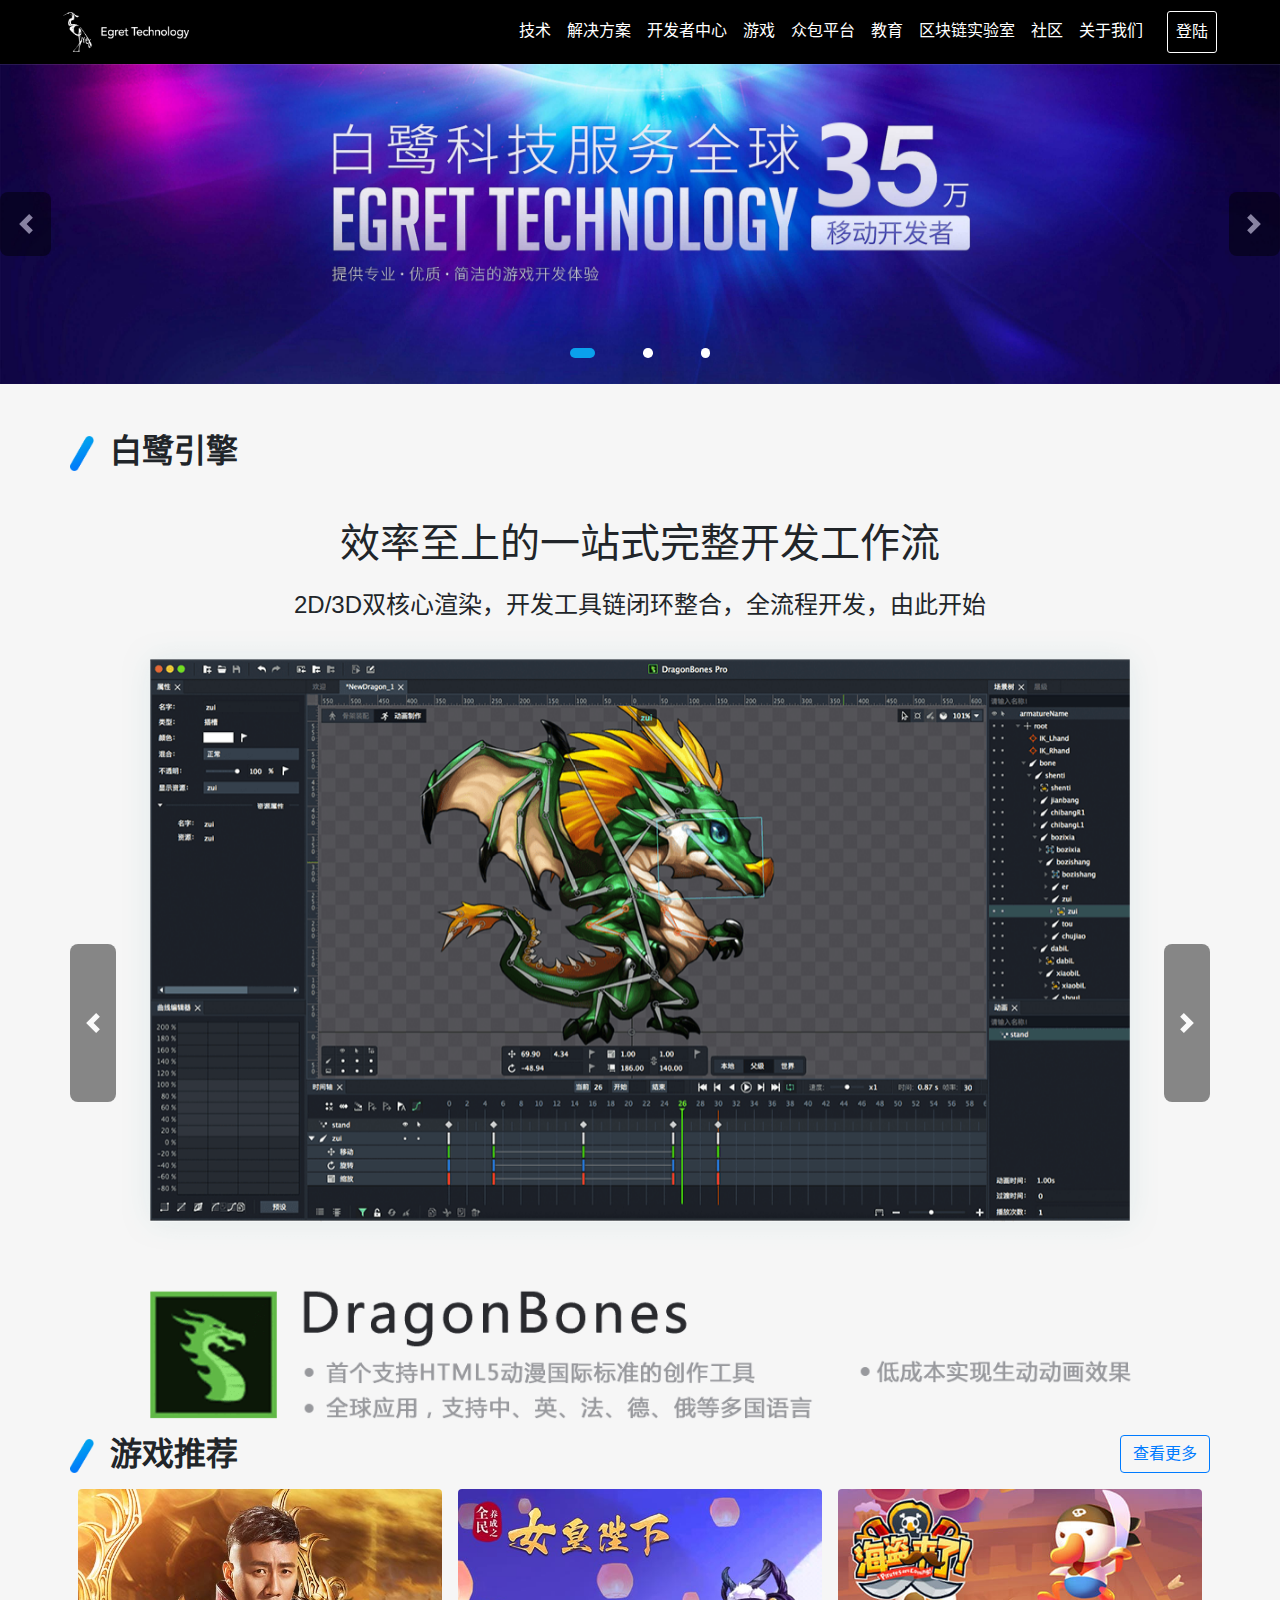
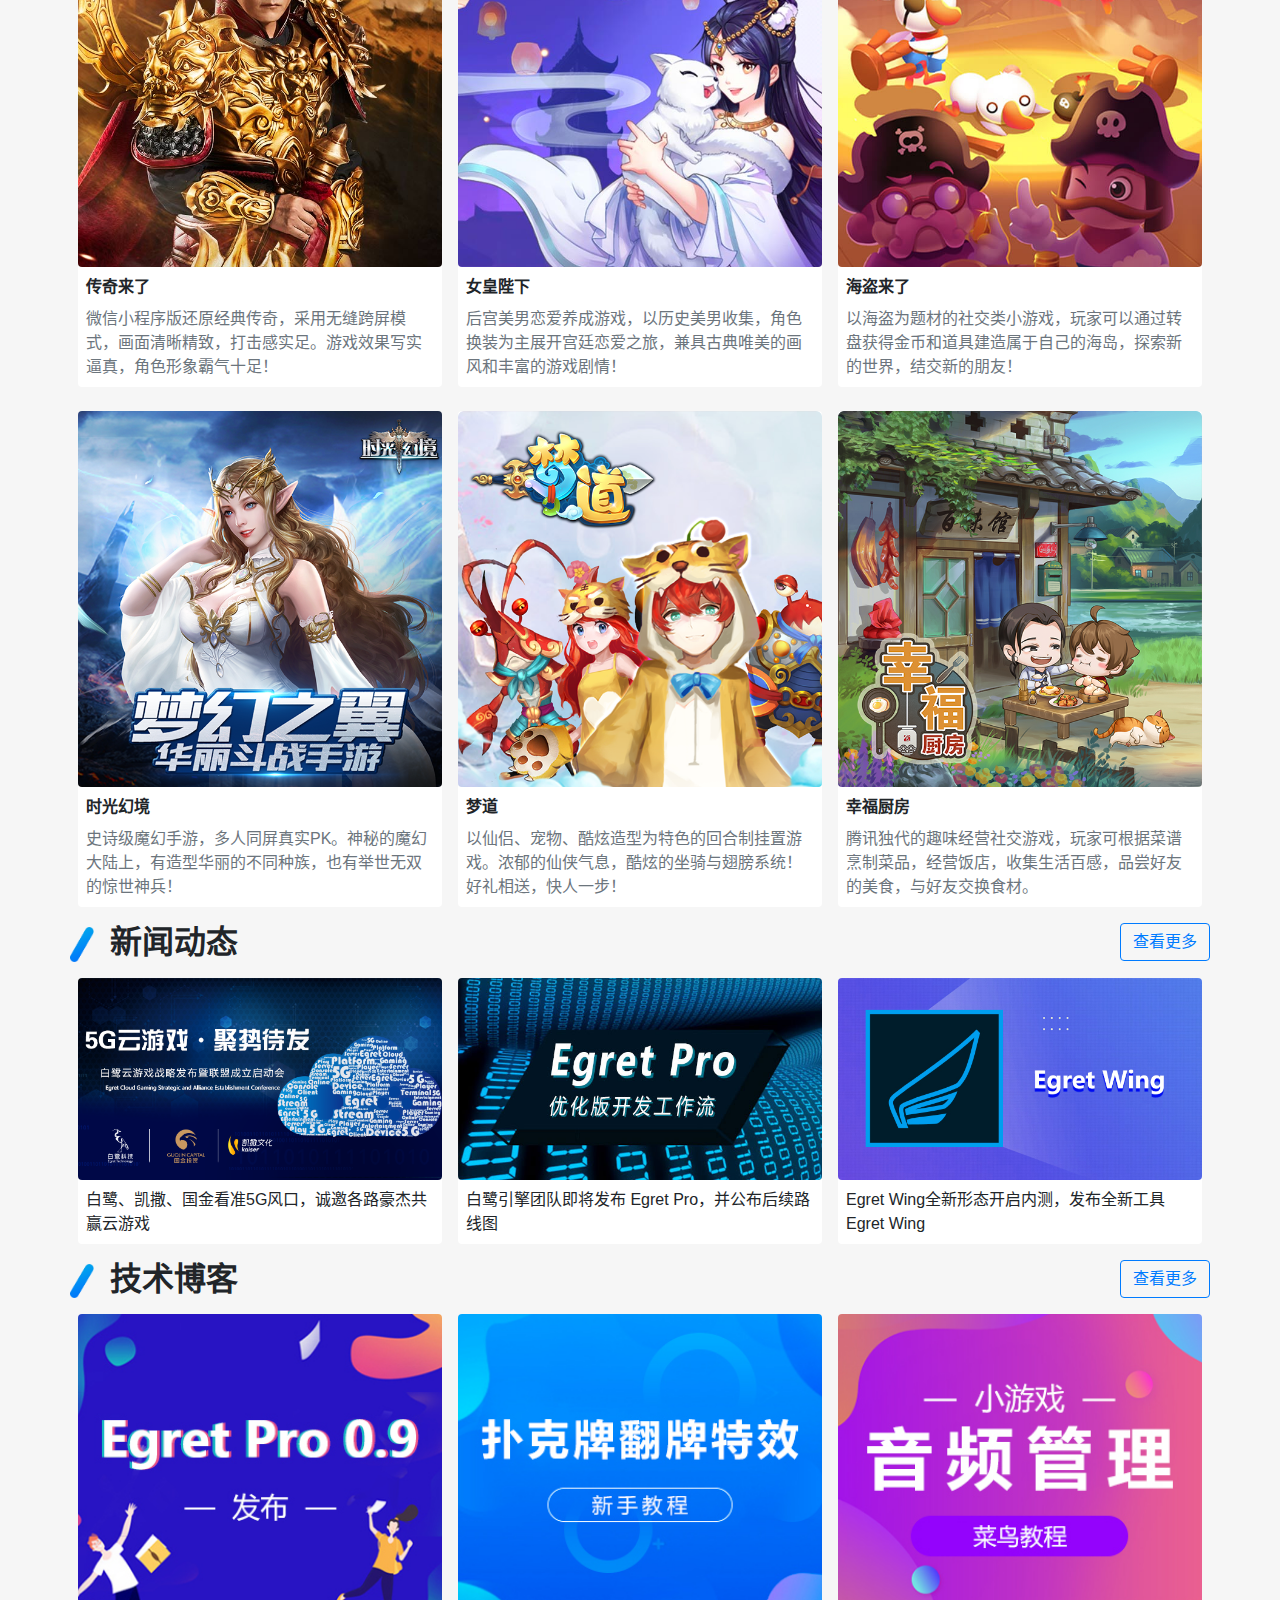
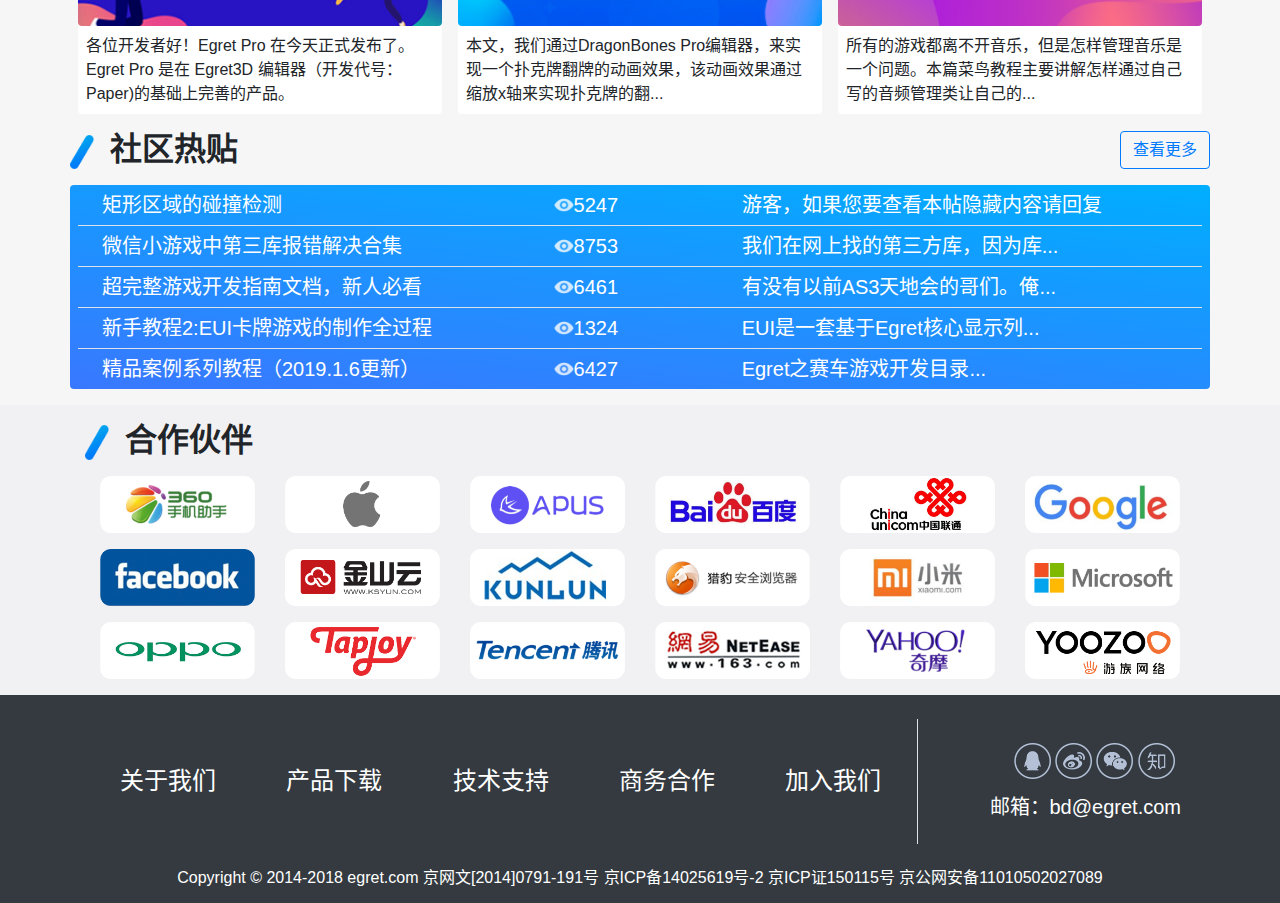
<file: index.html>
<!DOCTYPE html>
<html lang="zh-CN">
<head>
  <meta charset="UTF-8">
  <meta name="viewport" content="width=device-width, initial-scale=1.0, maximum-scale=1.0, user-scalable=0,minimal-ui:ios">
  <meta http-equiv="X-UA-Compatible" content="ie=edge">
  <title>Document</title>
  <link rel="stylesheet" href="css/bootstrap.css">
  <script src="js/jquery.min.js"></script>
  <script src="js/popper.min.js"></script>
  <script src="js/bootstrap.min.js"></script>
  <link rel="stylesheet" href="css/comm.css">
  <link rel="stylesheet" href="css/index.css">
</head>
<body>
  <!-- 折叠导航栏 -->
  <header class="bg_black px-lg-5">
  <div class="container-fluid">
      <div class="navbar navbar-dark navbar-expand-lg px-0">
        <a href=""><img class="navbar-brand py-1 logo_w" src="image/logo.png" alt=""></a>
        <button class="navbar-toggler" data-target="#content" data-toggle="collapse">
          <span class="navbar-toggler-icon"></span>
        </button>
        <div id="content" class="collapse navbar-collapse justify-content-end">
          <ul class="navbar-nav mb-0">
            <li class="nav-item"><a class="nav-link text-white" href="">技术</a></li>
            <li class="nav-item"><a class="nav-link text-white" href="">解决方案</a></li>
            <li class="nav-item"><a class="nav-link text-white" href="">开发者中心</a></li>
            <li class="nav-item"><a class="nav-link text-white" href="">游戏</a></li>
            <li class="nav-item"><a class="nav-link text-white" href="">众包平台</a></li>
            <li class="nav-item"><a class="nav-link text-white" href="">教育</a></li>
            <li class="nav-item"><a class="nav-link text-white" href="">区块链实验室</a></li>
            <li class="nav-item"><a class="nav-link text-white" href="">社区</a></li>
            <li class="nav-item mr-3"><a class="nav-link text-white" href="">关于我们</a></li>
            <li class="nav-item log"><a class="nav-link text-white" href="">登陆</a></li>
          </ul>
        </div>
      </div>
  </div>
  </header>
  <!-- 内容区域 -->
  <div class="container-fluid px-0">
    <div id="lunbo" class="carousel" data-ride="carousel">
      <!-- 1.轮播图片 -->
      <div class="carousel-inner">
        <div class="carousel-item active">
          <a href=""><img class="w-100" src="image/lunbo/kv1.jpg" alt=""></a>
        </div>
        <div class="carousel-item">
          <a href=""><img class="w-100" src="image/lunbo/kv2.jpg" alt=""></a>
        </div>
        <div class="carousel-item">
          <a href=""><img class="w-100" src="image/lunbo/kv3.jpg" alt=""></a>
        </div>
      </div>
      <!-- 2.左右箭头 -->
      <a data-slide="prev" class="carousel-control-prev" href="#lunbo">
        <span class="carousel-control-prev-icon"></span>
      </a>
      <a data-slide="next" class="carousel-control-next" href="#lunbo">
        <span class="carousel-control-next-icon"></span>
      </a>
      <!-- 3.轮播指示器 -->
      <ul class="carousel-indicators">
        <li data-target="#lunbo" data-slide-to="0" class="active"></li>
        <li data-target="#lunbo" data-slide-to="1"></li>
        <li data-target="#lunbo" data-slide-to="2"></li>
      </ul>
    </div>
    <div class="container px-0">
      <h2 class="font-weight-bold pt-sm-3 pt-md-5 pb-md-4"><img class="pen_wg mr-3" src="image/pen.png">白鹭引擎</h2>
      <div class="text-center pt-3">
        <p class="h1">效率至上的一站式完整开发工作流</p>
        <p class="h4 mt-4">2D/3D双核心渲染，开发工具链闭环整合，全流程开发，由此开始</p>
       <div id="lunbo2" class="carousel" data-ride="carousel">
         <!-- 1.轮播图片 -->
         <div class="carousel-inner px-5">
           <div class="carousel-item active">
             <a href=""><img class="w-100" src="image/lunbo2/engine1.png" alt=""></a>
           </div>
           <div class="carousel-item">
             <a href=""><img class="w-100" src="image/lunbo2/engine2.png" alt=""></a>
           </div>
         </div>
         <!-- 2.左右箭头 -->
         <a data-slide="prev" class="carousel-control-prev" href="#lunbo2">
           <span class="carousel-control-prev-icon"></span>
         </a>
         <a data-slide="next" class="carousel-control-next" href="#lunbo2">
           <span class="carousel-control-next-icon"></span>
         </a>
       </div>
      </div>
      <!-- 案例推荐 -->
      <div class="d-flex justify-content-between align-items-center pt-sm-3 pb-3">
        <h2 class="font-weight-bold mb-0"><img class="pen_wg mr-3" src="image/pen.png">游戏推荐</h2>
        <a class="btn btn-outline-primary" href="">查看更多</a>
      </div>
      <div class="row mx-0">
        <div class="col-md-4 px-0 col-sm-6">
          <div class="mx-2 rounded bg-white card_shadow mb-4 big">
            <a class="d-block img_r" href="javascript:;">
              <img class="w-100 rounded" src="image/card/5bae0283c104d.jpg" alt="">
              <img class="img_a" src="image/qr-code/chuanqi.png" alt="">
            </a>
            <p class="p-2 mb-0 font-weight-bold">传奇来了</p>
            <p class="px-2 pb-2 mb-0 text-secondary">微信小程序版还原经典传奇，采用无缝跨屏模式，画面清晰精致，打击感实足。游戏效果写实逼真，角色形象霸气十足！</p>
          </div>
        </div>
        <div class="col-md-4 px-0 col-sm-6">
          <div class="mx-2 rounded bg-white card_shadow big">
            <a class="d-block img_r" href="">
              <img class="w-100 rounded" src="image/card/5bae02aac04a3.jpg" alt="">
              <img class="img_a" src="image/qr-code/nvhuang.png" alt="">
            </a>
            <p class="p-2 mb-0 font-weight-bold">女皇陛下</p>
            <p class="px-2 pb-2 mb-0 text-secondary">
              后宫美男恋爱养成游戏，以历史美男收集，角色换装为主展开宫廷恋爱之旅，兼具古典唯美的画风和丰富的游戏剧情！&nbsp;&nbsp;&nbsp;
            </p>
          </div>
        </div>
        <div class="col-md-4 px-0 col-sm-6">
          <div class="mx-2 rounded bg-white card_shadow mb-sm-4 mb-md-0 big">
            <a class="d-block img_r" href="">
              <img class="w-100 rounded" src="image/card/5bae02b9c85ac.jpg" alt="">
              <img class="img_a" src="image/qr-code/haidao.png" alt="">
            </a>
            <p class="p-2 mb-0 font-weight-bold">海盗来了</p>
            <p class="px-2 pb-2 mb-0 text-secondary">以海盗为题材的社交类小游戏，玩家可以通过转盘获得金币和道具建造属于自己的海岛，探索新的世界，结交新的朋友！</p>
          </div>
        </div>
        <div class="col-md-4 px-0 col-sm-6">
          <div class="mx-2 rounded bg-white card_shadow big">
            <a class="d-block img_r" href="">
              <img class="w-100 rounded" src="image/card/5c985bcdb3dff.png" alt="">
              <img class="img_a" src="image/qr-code/menghuan.png" alt="">
            </a>
            <p class="p-2 mb-0 font-weight-bold">时光幻境</p>
            <p class="px-2 pb-2 mb-0 text-secondary">
              史诗级魔幻手游，多人同屏真实PK。神秘的魔幻大陆上，有造型华丽的不同种族，也有举世无双的惊世神兵！&nbsp;&nbsp;&nbsp;&nbsp;&nbsp;&nbsp;&nbsp;&nbsp;&nbsp;&nbsp;&nbsp;
              </p>
          </div>
        </div>
        <div class="col-md-4 px-0 col-sm-6">
          <div class="mx-2 rounded bg-white card_shadow big">
            <a class="d-block img_r" href="">
              <img class="w-100 rounded" src="image/card/5c985c6d3d4eb.png" alt="">
              <img class="img_a" src="image/qr-code/mengdao.png" alt="">
            </a>
            <p class="p-2 mb-0 font-weight-bold">梦道</p>
            <p class="px-2 pb-2 mb-0 text-secondary">
              以仙侣、宠物、酷炫造型为特色的回合制挂置游戏。浓郁的仙侠气息，酷炫的坐骑与翅膀系统！好礼相送，快人一步！&nbsp;&nbsp;&nbsp;&nbsp;&nbsp;&nbsp;</p>
          </div>
        </div>
        <div class="col-md-4 px-0 col-sm-6">
          <div class="mx-2 rounded bg-white card_shadow big">
            <a class="d-block img_r" href="">
              <img class="w-100 rounded" src="image/card/5c985c921048c.png" alt="">
              <img class="img_a" src="image/qr-code/cunfang.png" alt="">
            </a>
            <p class="p-2 mb-0 font-weight-bold">幸福厨房</p>
            <p class="px-2 pb-2 mb-0 text-secondary">腾讯独代的趣味经营社交游戏，玩家可根据菜谱烹制菜品，经营饭店，收集生活百感，品尝好友的美食，与好友交换食材。</p>
          </div>
        </div>
      </div>
      <!-- 新闻动态 -->
      <div class="d-flex justify-content-between align-items-center pt-sm-3 pb-3">
        <h2 class="font-weight-bold mb-0"><img class="pen_wg mr-3" src="image/pen.png">新闻动态</h2>
        <a class="btn btn-outline-primary" href="">查看更多</a>
      </div>
      <div class="row mx-0">
        <div class="col-md-4 px-0 col-sm-6">
          <div class="mx-2 rounded bg-white card_shadow mb-sm-4 mb-md-0 big">
            <a href=""><img class="w-100 rounded" src="image/card2/5d00e18ba78db.png" alt=""></a>
            <p class="p-2 mb-0 ">白鹭、凯撒、国金看准5G风口，诚邀各路豪杰共赢云游戏</p>
          </div>
        </div>
        <div class="col-md-4 px-0 col-sm-6">
          <div class="mx-2 rounded bg-white card_shadow big">
            <a href=""><img class="w-100 rounded" src="image/card2/5c74a090a4ffe.jpg" alt=""></a>
            <p class="p-2 mb-0 ">白鹭引擎团队即将发布 Egret Pro，并公布后续路线图</p>
          </div>
        </div>
        <div class="col-md-4 px-0 col-sm-6">
          <div class="mx-2 rounded bg-white card_shadow big">
            <a href=""><img class="w-100 rounded" src="image/card2/5c2efbeb46f9a.jpg" alt=""></a>
            <p class="p-2 mb-0 ">Egret Wing全新形态开启内测，发布全新工具Egret Wing</p>
          </div>
        </div>
      </div>
      <!-- 技术博客 -->
      <div class="d-flex justify-content-between align-items-center pt-sm-3 pb-3">
        <h2 class="font-weight-bold mb-0"><img class="pen_wg mr-3" src="image/pen.png">技术博客</h2>
        <a class="btn btn-outline-primary" href="">查看更多</a>
      </div>
      <div class="row mx-0">
        <div class="col-md-4 px-0 col-sm-6">
          <div class="mx-2 rounded bg-white card_shadow mb-sm-4 mb-md-0 big">
            <a href=""><img class="w-100 rounded" src="image/card2/5caafd87e59ee.jpg" alt=""></a>
            <p class="p-2 mb-0 ">各位开发者好！Egret Pro 在今天正式发布了。Egret Pro 是在 Egret3D 编辑器（开发代号：Paper)的基础上完善的产品。</p>
          </div>
        </div>
        <div class="col-md-4 px-0 col-sm-6">
          <div class="mx-2 rounded bg-white card_shadow mb-sm-4 mb-md-0 big">
            <a href=""><img class="w-100 rounded" src="image/card2/5caafdceeacbc.jpg" alt=""></a>
            <p class="p-2 mb-0 ">本文，我们通过DragonBones Pro编辑器，来实现一个扑克牌翻牌的动画效果，该动画效果通过缩放x轴来实现扑克牌的翻...</p>
          </div>
        </div>
        <div class="col-md-4 px-0 col-sm-6">
          <div class="mx-2 rounded bg-white card_shadow mb-sm-4 mb-md-0 big">
            <a href=""><img class="w-100 rounded" src="image/card2/5caafd492875b.jpg" alt=""></a>
            <p class="p-2 mb-0 ">所有的游戏都离不开音乐，但是怎样管理音乐是一个问题。本篇菜鸟教程主要讲解怎样通过自己写的音频管理类让自己的...</p>
          </div>
        </div> 
      </div>
      <!-- 社区热帖 -->
      <div class="d-lg-block d-sm-none">
        <div class="d-flex justify-content-between align-items-center pt-sm-3 pb-3">
          <h2 class="font-weight-bold mb-0"><img class="pen_wg mr-3" src="image/pen.png">社区热贴</h2>
          <a class="btn btn-outline-primary" href="">查看更多</a>
        </div>
        <ul class="retie_bg rounded px-2">
          <li class="row mx-0 border-bottom">
            <a class="col-5 text-white h5 mb-0  p-2 pl-4" href="">矩形区域的碰撞检测</a>
            <span class="col-2 text-white h5  mb-0  p-2"><img class="eye mb-1" src="image/view.png" alt="">5247</span>
            <span class="col-5 text-white h5  mb-0  p-2">游客，如果您要查看本帖隐藏内容请回复</span>
          </li>
          <li class="row mx-0 border-bottom">
              <a class="col-5 text-white h5 mb-0  p-2 pl-4" href="">微信小游戏中第三库报错解决合集</a>
              <span class="col-2 text-white h5  mb-0  p-2"><img class="eye mb-1" src="image/view.png" alt="">8753</span>
              <span class="col-5 text-white h5  mb-0  p-2">我们在网上找的第三方库，因为库...</span>
          </li>
          <li class="row mx-0 border-bottom">
              <a class="col-5 text-white h5 mb-0  p-2 pl-4" href="">超完整游戏开发指南文档，新人必看</a>
              <span class="col-2 text-white h5  mb-0  p-2"><img class="eye mb-1" src="image/view.png" alt="">6461</span>
              <span class="col-5 text-white h5  mb-0  p-2">有没有以前AS3天地会的哥们。俺...</span>
          </li>
          <li class="row mx-0 border-bottom">
              <a class="col-5 text-white h5 mb-0  p-2 pl-4" href="">新手教程2:EUI卡牌游戏的制作全过程</a>
              <span class="col-2 text-white h5  mb-0  p-2"><img class="eye mb-1" src="image/view.png" alt="">1324</span>
              <span class="col-5 text-white h5  mb-0  p-2">EUI是一套基于Egret核心显示列...</span>
          </li>
          <li class="row mx-0">
              <a class="col-5 text-white h5 mb-0  p-2 pl-4" href="">精品案例系列教程（2019.1.6更新）</a>
              <span class="col-2 text-white h5  mb-0  p-2"><img class="eye mb-1" src="image/view.png" alt="">6427</span>
              <span class="col-5 text-white h5  mb-0  p-2">Egret之赛车游戏开发目录...</span>
          </li>
        </ul>
      </div>
    </div>
    <!-- 合作伙伴 -->
    <div class="parnar_bg ">
      <div class="container">
        <div class="d-flex justify-content-between align-items-center pt-sm-3 pb-3">
          <h2 class="font-weight-bold mb-0"><img class="pen_wg mr-3" src="image/pen.png">合作伙伴</h2>
        </div>
        <div class="row mx-0">
          <div class="col-lg-2 col-sm-4 mb-3"><img class="w-100 parnar_radius" src="image/parner/360.png" alt=""></div>
          <div class="col-lg-2 col-sm-4"><img class="w-100 parnar_radius"src="image/parner/apple.png" alt=""></div>
          <div class="col-lg-2 col-sm-4"><img class="w-100 parnar_radius" src="image/parner/apus.png" alt=""></div>
          <div class="col-lg-2 col-sm-4 mb-3"><img class="w-100 parnar_radius" src="image/parner/baidu.png" alt=""></div>
          <div class="col-lg-2 col-sm-4"><img class="w-100 parnar_radius" src="image/parner/cu.png" alt=""></div>
          <div class="col-lg-2 col-sm-4"><img class="w-100 parnar_radius" src="image/parner/google.png" alt=""></div>
          <div class="col-lg-2 col-sm-4 mb-3"><img class="w-100 parnar_radius" src="image/parner/fbc.png" alt=""></div>
          <div class="col-lg-2 col-sm-4"><img class="w-100 parnar_radius" src="image/parner/k.png" alt=""></div>
          <div class="col-lg-2 col-sm-4"><img class="w-100 parnar_radius" src="image/parner/kun.png" alt=""></div>
          <div class="col-lg-2 col-sm-4 mb-3"><img class="w-100 parnar_radius" src="image/parner/lie.png" alt=""></div>
          <div class="col-lg-2 col-sm-4"><img class="w-100 parnar_radius" src="image/parner/mi.png" alt=""></div>
          <div class="col-lg-2 col-sm-4"><img class="w-100 parnar_radius" src="image/parner/ms.png" alt=""></div>
          <div class="col-lg-2 col-sm-4 mb-3"><img class="w-100 parnar_radius" src="image/parner/oppo.png" alt=""></div>
          <div class="col-lg-2 col-sm-4"><img class="w-100 parnar_radius" src="image/parner/tap.png" alt=""></div>
          <div class="col-lg-2 col-sm-4"><img class="w-100 parnar_radius" src="image/parner/tc.png" alt=""></div>
          <div class="col-lg-2 col-sm-4"><img class="w-100 parnar_radius" src="image/parner/we.png" alt=""></div>
          <div class="col-lg-2 col-sm-4"><img class="w-100 parnar_radius" src="image/parner/ya.png" alt=""></div>
          <div class="col-lg-2 col-sm-4"><img class="w-100 parnar_radius" src="image/parner/yz.png" alt=""></div>
        </div>
      </div>
    </div>
  </div>
  <!-- 页脚 -->
  <footer class="bg-dark pb-2">
    <div class="container">
      <div class="row py-4 mx-0">
        <ul class=" col-lg-9 col-sm-12 border-right d-flex px-0 py-5 mb-0 h4 justify-content-around">
          <a class="text-white" href=""><li>关于我们</li></a>
          <a class="text-white" href=""><li>产品下载</li></a>
          <a class="text-white" href=""><li>技术支持</li></a>
          <a class="text-white" href=""><li>商务合作</li></a>
          <a class="text-white" href=""><li>加入我们</li></a>
        </ul>
        <div class="col-3 d-sm-none d-lg-block  px-0">
          <div class="pl-lg-5 ml-lg-5 mt-4">
            <img src="image/footer/qq.png" alt="">
            <img src="image/footer/sina.png" alt="">
            <img src="image/footer/wxf.png" alt="">
            <img src="image/footer/zhi.png" alt="">
          </div>
          <h5 class="pl-lg-4 ml-lg-5 mt-3 text-white">邮箱：bd@egret.com</h5>
        </div>
      </div>
    </div>
    <h6 class="text-center text-white d-lg-block d-sm-none">Copyright © 2014-2018 egret.com 京网文[2014]0791-191号 京ICP备14025619号-2 京ICP证150115号 京公网安备11010502027089</h6>
  </footer>
</body>
</html>
</file>
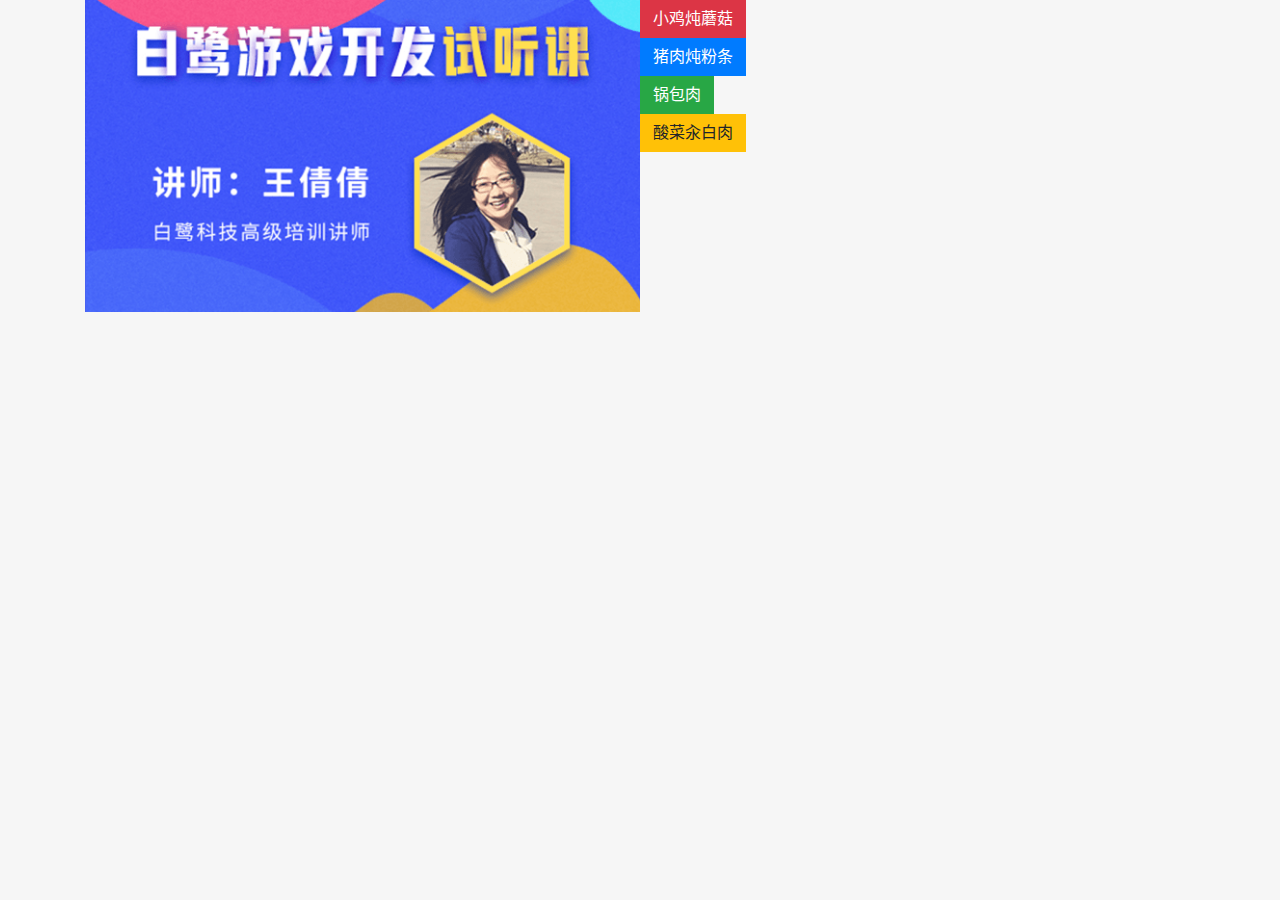
<file: education.html>
<!DOCTYPE html>
<html lang="zh-CN">
  <head>
    <meta charset="UTF-8" />
    <meta
      name="viewport"
      content="width=device-width, initial-scale=1.0, maximum-scale=1.0, user-scalable=0,minimal-ui:ios"
    />
    <meta http-equiv="X-UA-Compatible" content="ie=edge" />
    <title>Document</title>
    <link rel="stylesheet" href="css/bootstrap.css" />
    <script src="js/jquery.min.js"></script>
    <script src="js/popper.min.js"></script>
    <script src="js/bootstrap.min.js"></script>
    <link rel="stylesheet" href="css/comm.css" />
    <link rel="stylesheet" href="css/education.css" />
  </head>
  <body>
    <div class="container mx-auto position-relative">
      <div class="d-flex">
        <div class="position-relative w-50">
          <img class="position-absolute w-100" src="image/bljy/download.png" alt="" />
          <img class="position-absolute w-100" src="image/bljy/5.png" alt="" />
        </div>
        <div class="position-relative w-50 h-100">
          <button class="btn btn-danger h-25 button_top">小鸡炖蘑菇</button>
          <button class="btn btn-primary h-25 d-block button_top">猪肉炖粉条</button>
          <button class="btn btn-success h-25 d-block button_top">锅包肉</button>
          <button class="btn btn-warning h-25 button_top">酸菜汆白肉</button>
        </div>
      </div>
    </div>
    <script>
      var xj=document.getElementsByTagName("button")[0];
      var zr=document.getElementsByTagName("button")[1];
      var img1=document.getElementsByTagName("img")[0];
      var img2=document.getElementsByTagName("img")[1];
      var index=10;
      xj.onmouseover=function(){
        img1.style.zIndex=index++;
      }
      zr.onmouseover=function(){
        img2.style.zIndex=index++;
      }

    </script>
  </body>
</html>
</file>
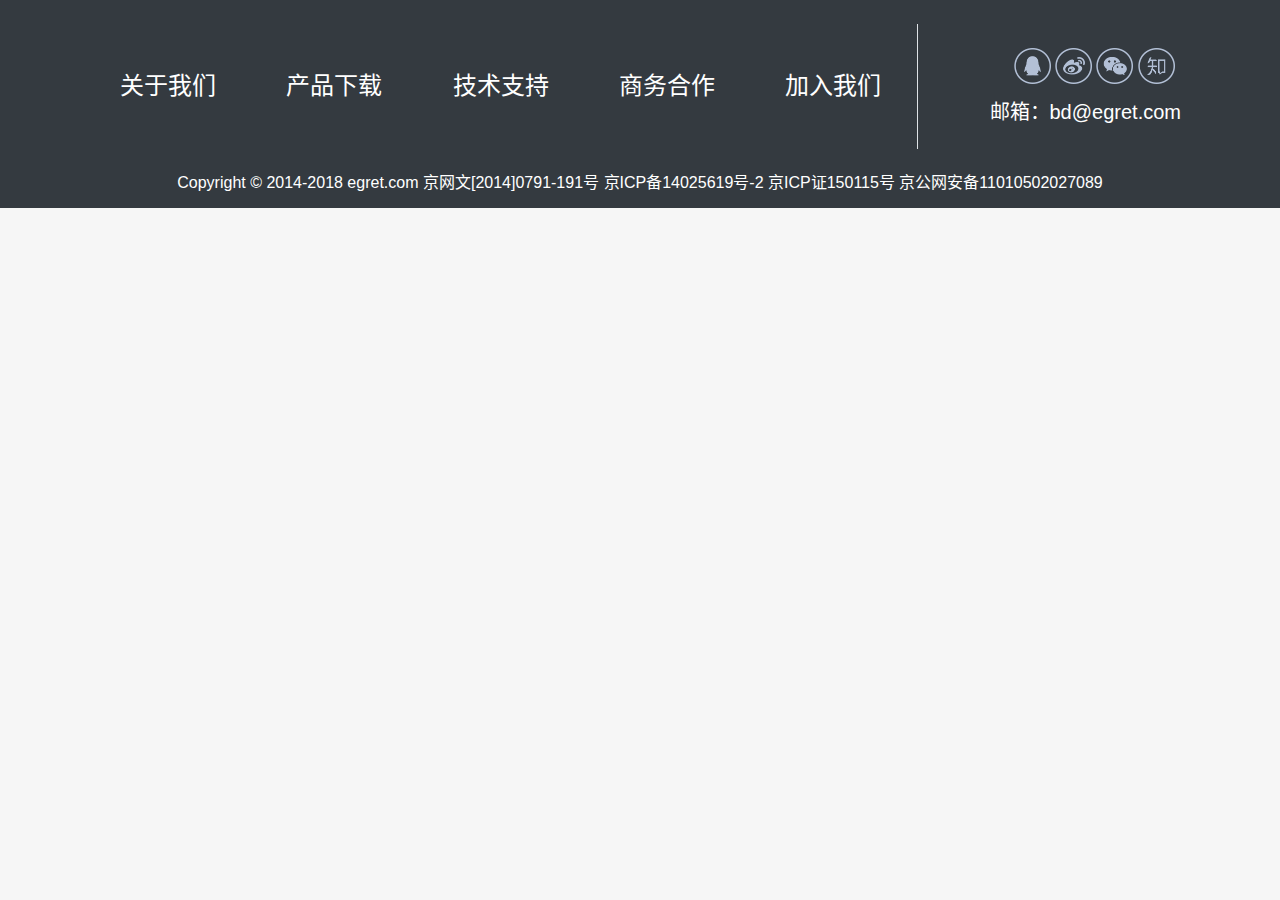
<file: footer.html>
<!DOCTYPE html>
<html lang="zh-CN">
<head>
  <meta charset="UTF-8">
  <meta name="viewport" content="width=device-width, initial-scale=1.0, maximum-scale=1.0, user-scalable=0,minimal-ui:ios">
  <meta http-equiv="X-UA-Compatible" content="ie=edge">
  <title>Document</title>
  <link rel="stylesheet" href="css/bootstrap.css">
  <script src="js/jquery.min.js"></script>
  <script src="js/popper.min.js"></script>
  <script src="js/bootstrap.min.js"></script>
  <link rel="stylesheet" href="css/comm.css">
  <link rel="stylesheet" href="css/footer.css">
</head>
<body>
  <footer class="bg-dark pb-2">
    <div class="container">
      <div class="row py-4 mx-0">
        <ul class=" col-lg-9 col-sm-12 border-right d-flex px-0 py-5 mb-0 h4 justify-content-around">
          <a class="text-white" href="">
            <li>关于我们</li>
          </a>
          <a class="text-white" href="">
            <li>产品下载</li>
          </a>
          <a class="text-white" href="">
            <li>技术支持</li>
          </a>
          <a class="text-white" href="">
            <li>商务合作</li>
          </a>
          <a class="text-white" href="">
            <li>加入我们</li>
          </a>
        </ul>
        <div class="col-3 d-sm-none d-lg-block  px-0">
          <div class="pl-lg-5 ml-lg-5 mt-4">
            <img src="image/footer/qq.png" alt="">
            <img src="image/footer/sina.png" alt="">
            <img src="image/footer/wxf.png" alt="">
            <img src="image/footer/zhi.png" alt="">
          </div>
          <h5 class="pl-lg-4 ml-lg-5 mt-3 text-white">邮箱：bd@egret.com</h5>
        </div>
      </div>
    </div>
    <h6 class="text-center text-white d-lg-block d-sm-none">Copyright © 2014-2018 egret.com 京网文[2014]0791-191号
      京ICP备14025619号-2 京ICP证150115号 京公网安备11010502027089</h6>
  </footer>
</body>
</html>
</file>
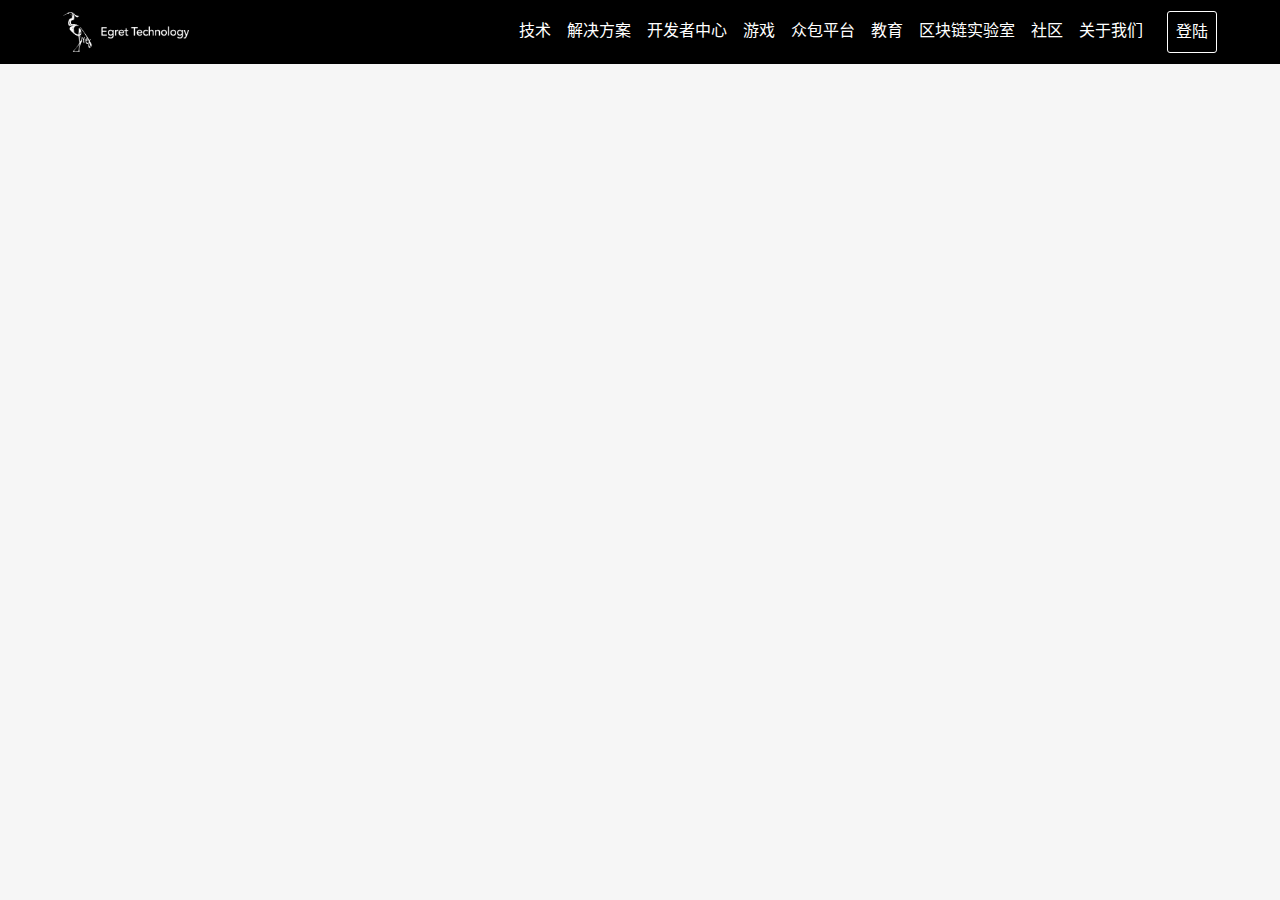
<file: header.html>
<!DOCTYPE html>
<html lang="zh-CN">
<head>
  <meta charset="UTF-8">
  <meta name="viewport" content="width=device-width, initial-scale=1.0, maximum-scale=1.0, user-scalable=0,minimal-ui:ios">
  <meta http-equiv="X-UA-Compatible" content="ie=edge">
  <title>Document</title>
  <link rel="stylesheet" href="css/bootstrap.css">
  <script src="js/jquery.min.js"></script>
  <script src="js/popper.min.js"></script>
  <script src="js/bootstrap.min.js"></script>
  <link rel="stylesheet" href="css/comm.css">
  <link rel="stylesheet" href="css/header.css">
</head>
<body>
  <header class="bg_black px-lg-5">
      <div class="container-fluid">
        <div class="navbar navbar-dark navbar-expand-lg px-0">
          <a href=""><img class="navbar-brand py-1 logo_w" src="image/logo.png" alt=""></a>
          <button class="navbar-toggler" data-target="#content" data-toggle="collapse">
            <span class="navbar-toggler-icon"></span>
          </button>
          <div id="content" class="collapse navbar-collapse justify-content-end">
            <ul class="navbar-nav mb-0">
              <li class="nav-item"><a class="nav-link text-white" href="">技术</a></li>
              <li class="nav-item"><a class="nav-link text-white" href="">解决方案</a></li>
              <li class="nav-item"><a class="nav-link text-white" href="">开发者中心</a></li>
              <li class="nav-item"><a class="nav-link text-white" href="">游戏</a></li>
              <li class="nav-item"><a class="nav-link text-white" href="">众包平台</a></li>
              <li class="nav-item"><a class="nav-link text-white" href="">教育</a></li>
              <li class="nav-item"><a class="nav-link text-white" href="">区块链实验室</a></li>
              <li class="nav-item"><a class="nav-link text-white" href="">社区</a></li>
              <li class="nav-item mr-3"><a class="nav-link text-white" href="">关于我们</a></li>
              <li class="nav-item log"><a class="nav-link text-white" href="">登陆</a></li>
            </ul>
          </div>
        </div>
      </div>
  </header>
</body>
</html>
</file>
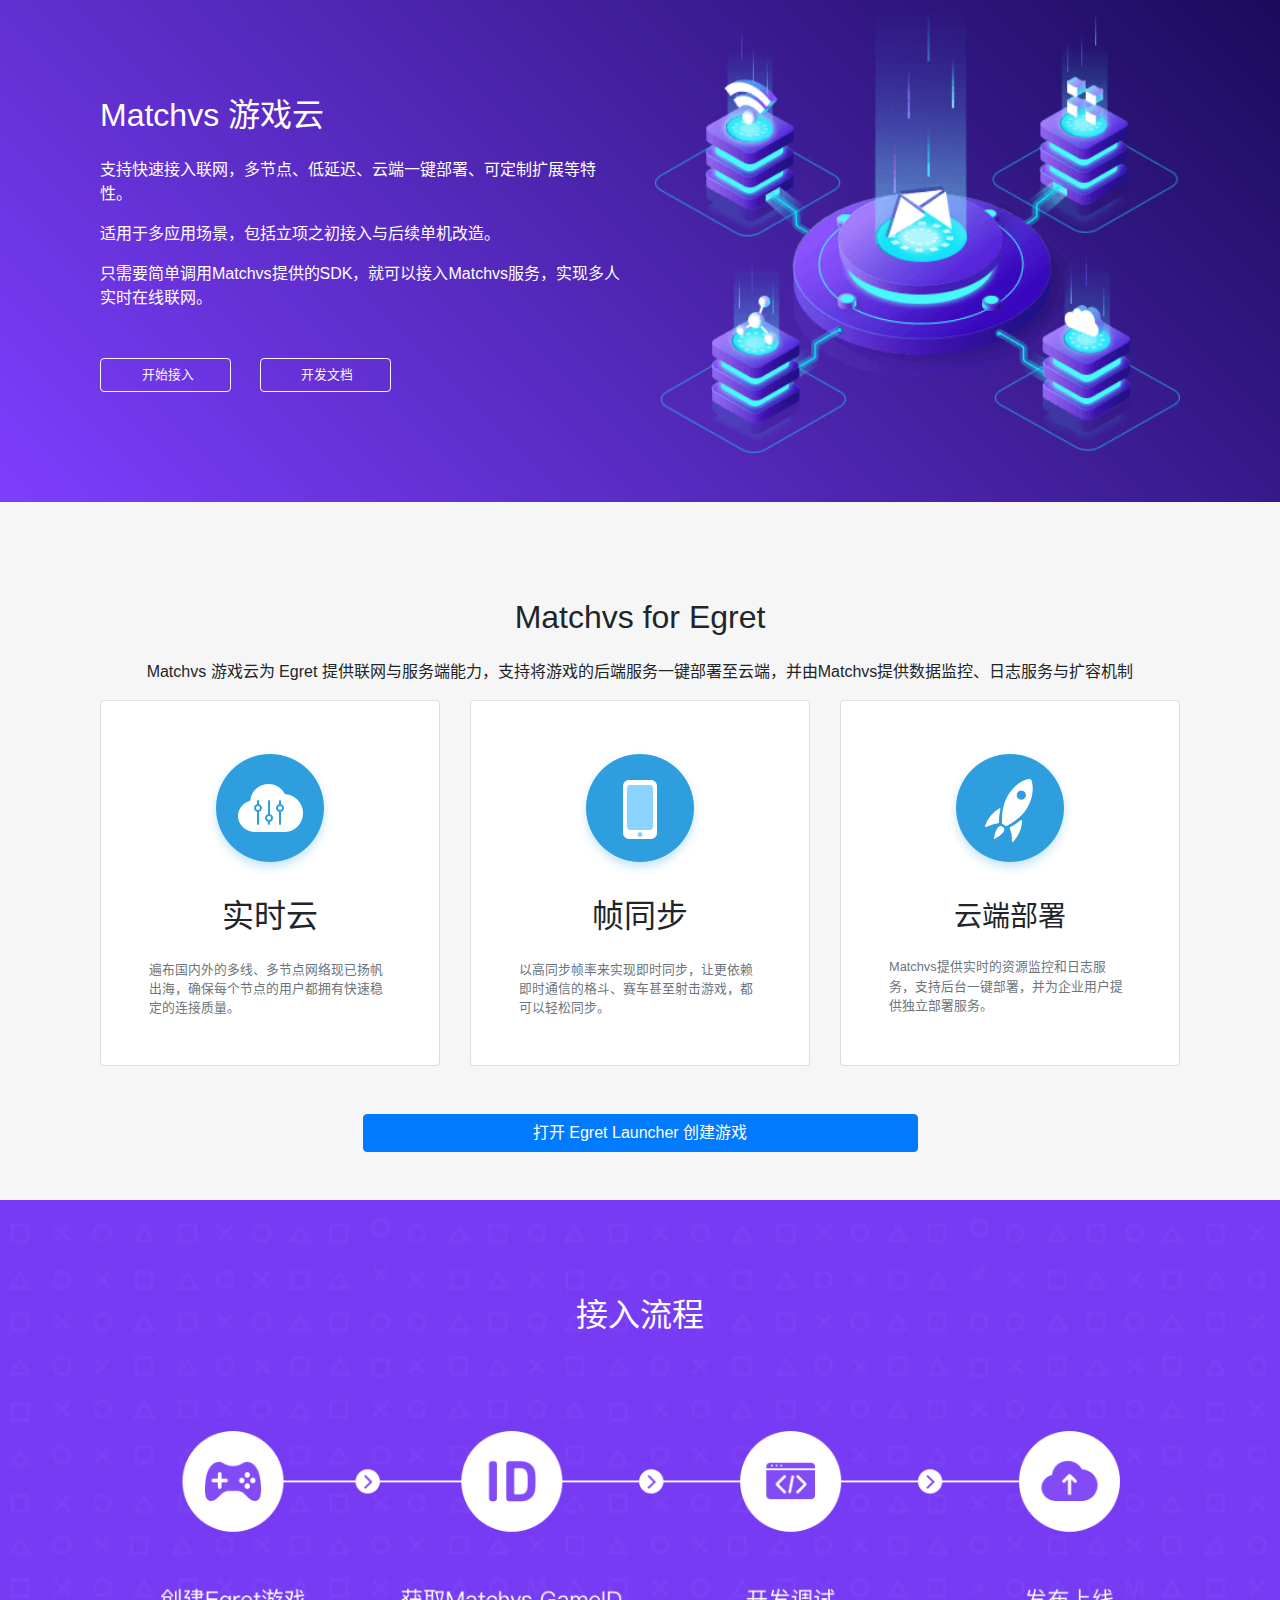
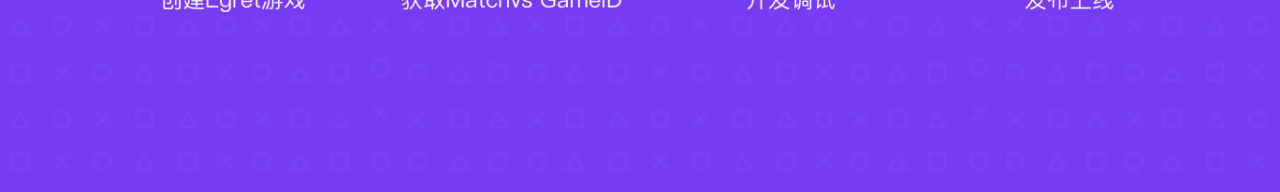
<file: jjfa.html>
<!DOCTYPE html>
<html lang="zh-CN">
<head>
  <meta charset="UTF-8">
  <meta name="viewport" content="width=device-width, initial-scale=1.0, maximum-scale=1.0, user-scalable=0,minimal-ui:ios">
  <meta http-equiv="X-UA-Compatible" content="ie=edge">
  <title>Document</title>
  <link rel="stylesheet" href="css/bootstrap.css">
  <script src="js/jquery.min.js"></script>
  <script src="js/popper.min.js"></script>
  <script src="js/bootstrap.min.js"></script>
  <link rel="stylesheet" href="css/comm.css">
  <link rel="stylesheet" href="css/jjfa.css">
</head>
<body>
  <div class="container-fluid px-0">
    <div class="bg_t pb-5">
      <div class="container row mx-auto ">
        <div class="col-md-6 col-sm-12 text-white mt-5">
          <h2 class="mt-lg-5 mb-lg-4">Matchvs 游戏云</h2>
          <p>支持快速接入联网，多节点、低延迟、云端一键部署、可定制扩展等特性。</p>
          <p>适用于多应用场景，包括立项之初接入与后续单机改造。 </p>
          <p class="mb-lg-5">只需要简单调用Matchvs提供的SDK，就可以接入Matchvs服务，实现多人实时在线联网。</p>
          <a class="btn btn-outline-light w-25 pr-md-2 font_small" href="">开始接入</a>
          <a class="btn btn-outline-light w-25 ml-4 pr-md-2 font_small" href="">开发文档</a>
        </div>
        <img class="col-md-6 col-sm-12 w-100" src="image/jjfa/PCKV.png" alt="">
      </div>
    </div>
    <div class="container text-center pt-5">
      <h2 class="mt-lg-5 mb-4">Matchvs for Egret</h2>
      <p>Matchvs 游戏云为 Egret 提供联网与服务端能力，支持将游戏的后端服务一键部署至云端，并由Matchvs提供数据监控、日志服务与扩容机制</p>
      <div class="row mx-0">
          <div class="col-lg-4 col-sm-6">
            <div class="card h-100">
              <div class="card-body pt-5"><img src="image/jjfa/blue_img1.png" alt=""></div>
              <div class="card-body px-5 py-0">
                <h2 class="mb-4">实时云</h2>
                <p class="font_small text-left text-muted mb-5">遍布国内外的多线、多节点网络现已扬帆出海，确保每个节点的用户都拥有快速稳定的连接质量。</p>
              </div>
            </div>
          </div>
          <div class="col-lg-4 col-sm-6">
              <div class="card h-100">
                <div class="card-body pt-5"><img src="image/jjfa/blue_img2.png" alt=""></div>
                <div class="card-body px-5 py-0">
                  <h2 class="mb-4">帧同步</h2>
                  <p class="font_small text-left text-muted mb-5">以高同步帧率来实现即时同步，让更依赖即时通信的格斗、赛车甚至射击游戏，都可以轻松同步。</p>
                </div>
              </div>
            </div>
          <div class="col-lg-4 col-sm-6">
              <div class="card h-100 mt-sm-4 mt-lg-0">
                <div class="card-body pt-5"><img src="image/jjfa/blue_img3.png" alt=""></div>
                <div class="card-body px-5 py-0">
                  <h3 class="mb-4">云端部署</h3>
                  <p class="font_small text-left text-muted mb-5">Matchvs提供实时的资源监控和日志服务，支持后台一键部署，并为企业用户提供独立部署服务。</p>
                </div>
              </div>
            </div>
        </div> 
        <a class="btn btn-primary w-50 my-5" href="">打开 Egret Launcher 创建游戏</a> 
    </div>
    <div class="text-center bg_jr py-5">
      <h2 class="text-white my-5 d-lg-block d-sm-none">接入流程</h2>
      <img class="mt-5 w-75 d-lg-inline-block d-sm-none" src="image/jjfa/lg_bg.png" alt="">
      <img class="w-100 d-lg-none d-sm-inline-block" src="image/jjfa/m3_mob.jpg" alt="">
    </div>
  </div>
</body>
</html>
</file>
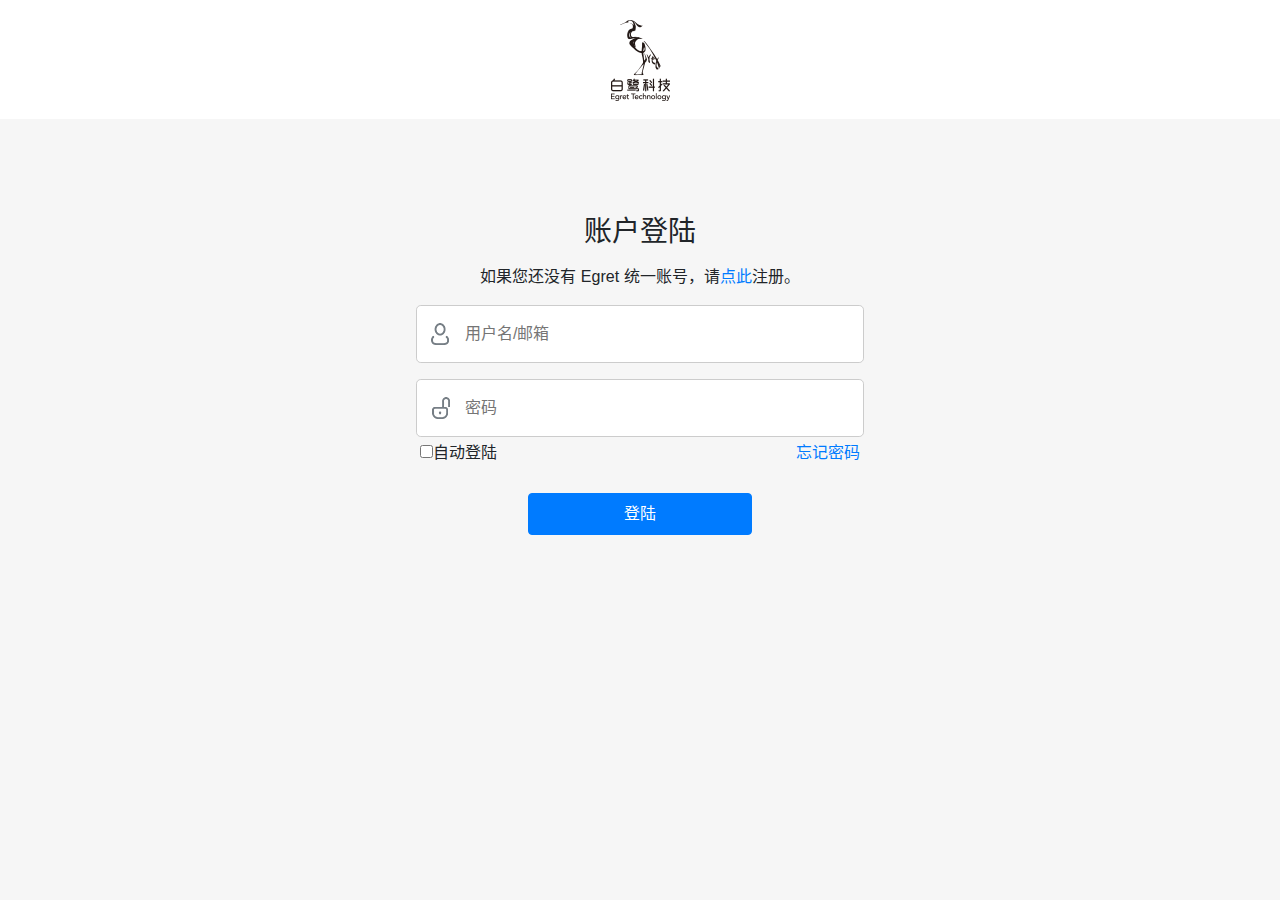
<file: login.html>
<!DOCTYPE html>
<html lang="zh-CN">

<head>
  <meta charset="UTF-8">
  <meta name="viewport"
    content="width=device-width, initial-scale=1.0, maximum-scale=1.0, user-scalable=0,minimal-ui:ios">
  <meta http-equiv="X-UA-Compatible" content="ie=edge">
  <title>Document</title>
  <link rel="stylesheet" href="css/bootstrap.css">
  <script src="js/jquery.min.js"></script>
  <script src="js/popper.min.js"></script>
  <script src="js/bootstrap.min.js"></script>
  <link rel="stylesheet" href="css/comm.css">
  <link rel="stylesheet" href="css/login.css">
</head>

<body>
  <div class="container-fluid px-0">
    <div class="bg-white d-flex justify-content-center">
      <a href=""><img class="img-fluid" src="image/logo_black.png" alt=""></a>
    </div>
    <div class="text-center input_w mx-auto">
      <h3 class="mt-5 pt-5 mb-3">账户登陆</h3>
      <p>如果您还没有 Egret 统一账号，请<a href="">点此</a>注册。</p>
      <input class="input_border input-group py-3 pl-5 input1" type="text" placeholder="用户名/邮箱" name="username">
      <span class="yc">请输入用户名/邮箱</span>
      <input class="input_border mt-3 input-group py-3 pl-5 input2" type="password" placeholder="密码" name="pwd">
      <span class="yc">请输入密码</span>
      <div class="d-flex justify-content-between p-1">
        <div>
          <input type="checkbox">自动登陆
        </div>
        <a href=""><span>忘记密码</span></a>
      </div>
      <button class="btn btn-primary mx-auto w-50 py-2 mt-4" href="">登陆</button>
    </div>
  </div>
  <script>
    var txtName = document.getElementsByName("username")[0];
    var txtPwd = document.getElementsByName("pwd")[0];
    txtName.onfocus = txtPwd.onfocus = function () {
      var txt = this;
      var p = txt.nextElementSibling;
      p.className = "yc_input";
    }

    function vali(txt, reg) {
      var bool = reg.test(txt.value);
      var p = txt.nextElementSibling;
      if (bool) {
        p.className = "yc_succ";
      } else {
        p.className = "yc_fail";
      }
      return bool;
    }
    txtName.onblur = function () {
      var reg = /^\w{1,10}$/;
      vali(this, reg);
    }
    txtPwd.onblur = function () {
      var reg = /^\d{6}$/;
      vali(this, reg);
    }
    var btnSubmit = txtName.parentNode.lastElementChild;
    btnSubmit.onclick = function () {
      if (vali(txtName, /^\w{1,10}$/) == false) {
        txtName.focus();
      } else if (vali(txtPwd, /^\d{6}$/) == false) {
        txtPwd.focus();
      } else {
        alert("登录成功!");
      }
    }
  </script>
</body>
</html>
</file>
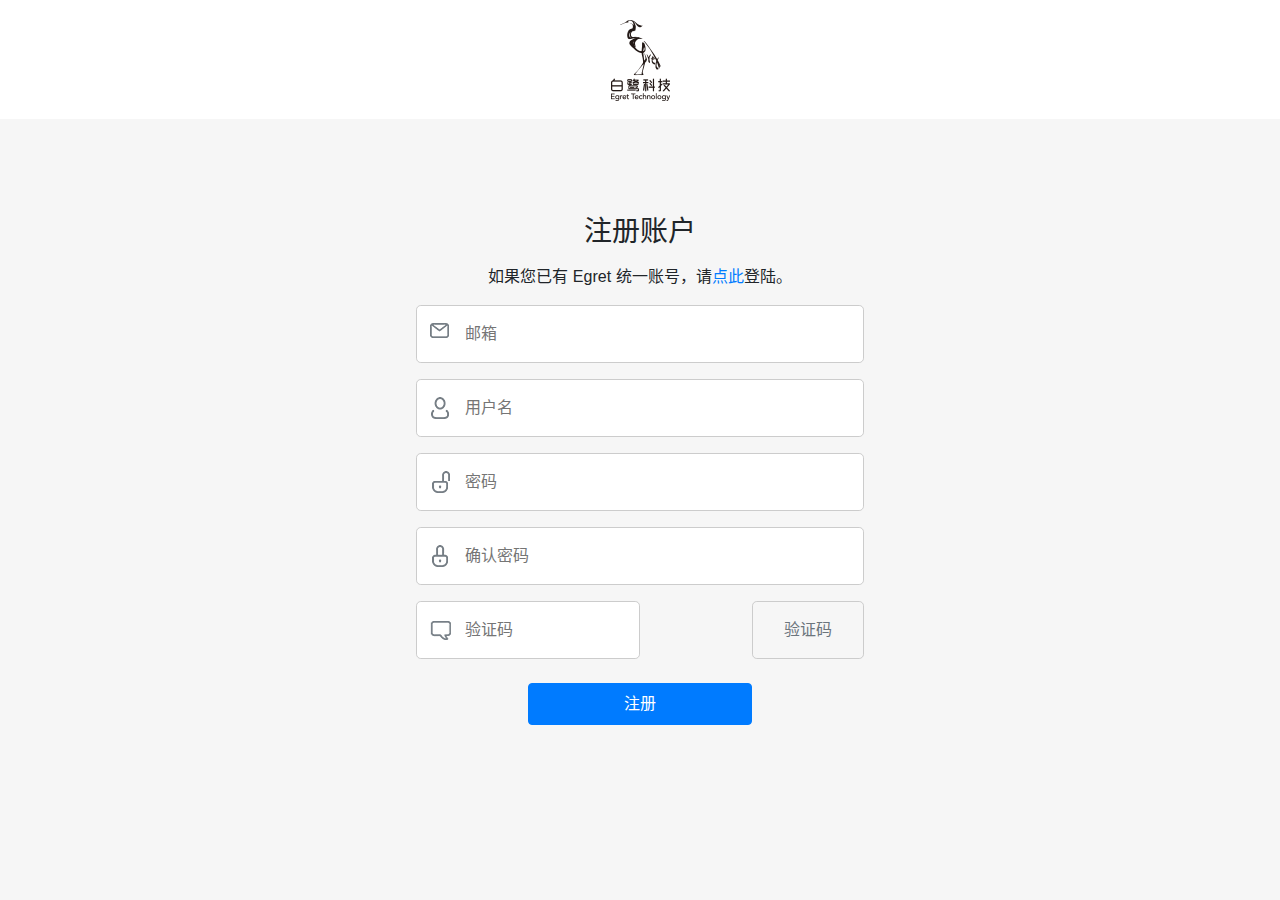
<file: reg.html>
<!DOCTYPE html>
<html lang="zh-CN">

<head>
  <meta charset="UTF-8">
  <meta name="viewport"
    content="width=device-width, initial-scale=1.0, maximum-scale=1.0, user-scalable=0,minimal-ui:ios">
  <meta http-equiv="X-UA-Compatible" content="ie=edge">
  <title>Document</title>
  <link rel="stylesheet" href="css/bootstrap.css">
  <script src="js/jquery.min.js"></script>
  <script src="js/popper.min.js"></script>
  <script src="js/bootstrap.min.js"></script>
  <link rel="stylesheet" href="css/comm.css">
  <link rel="stylesheet" href="css/login.css">
</head>

<body>
  <div class="container-fluid px-0">
    <div class="bg-white d-flex justify-content-center">
      <a href=""><img class="img-fluid" src="image/logo_black.png" alt=""></a>
    </div>
    <div class="text-center input_w mx-auto">
      <h3 class="mt-5 pt-5 mb-3">注册账户</h3>
      <p>如果您已有 Egret 统一账号，请<a href="">点此</a>登陆。</p>
      <input class="input_border input-group py-3 pl-5 input3" type="text" placeholder="邮箱" name="email"
        autocomplete="off">
      <span class="yc">请输入格式正确邮箱</span>
      <input class="input_border mt-3 input-group py-3 pl-5 input1" type="text" placeholder="用户名" name="uname"
        autocomplete="off">
      <span class="yc">10个字符以内的字母、数字或下划线的组合</span>
      <input class="input_border mt-3 input-group py-3 pl-5 input2" type="password" placeholder="密码" name="pwd">
      <span class="yc">6-10个字符以内的字母、数字的组合</span>
      <input class="input_border mt-3 input-group py-3 pl-5 input4" type="password" placeholder="确认密码" name="apwd">
      <span class="yc">请再次输入密码</span>
      <div class="d-flex justify-content-between mt-3 ">
        <input class="input_border input-group py-3 pl-5 input5 w-50" type="text" placeholder="验证码">
        <a class="d-inline-block btn btn-outline-secondary input_border w-25 pt-3" href="">验证码</a>
      </div>
      <a class="btn btn-primary mx-auto w-50 py-2 my-4" href="">注册</a>
    </div>
  </div>
  <script>
    var txtName = document.getElementsByName("uname")[0];
    var txtPwd = document.getElementsByName("pwd")[0];
    var txtApwd = document.getElementsByName("apwd")[0];
    var txtEmail = document.getElementsByName("email")[0];
    txtApwd.onfocus = txtEmail.onfocus = txtName.onfocus = txtPwd.onfocus = function () {
      var txt = this;
      var p = txt.nextElementSibling;
      p.className = "yc_input";
    }

    function vali(txt, reg) {
      var bool = reg.test(txt.value);
      var p = txt.nextElementSibling;
      if (bool) {
        p.className = "yc_succ";
      } else {
        p.className = "yc_fail";
      }
      return bool;
    }
    txtName.onblur = function () {
      var reg = /^\w{1,10}$/;
      vali(this, reg);
    }
    txtPwd.onblur = function () {
      var reg = /^[0-9A-Za-z]{6,10}$/;
      vali(this, reg);
    }
    txtEmail.onblur = function () {
      var reg = /\w+@\w+\.\w+(\.cn)?/;
      vali(this, reg);
    }
    txtApwd.onblur = function () {
      var txt = this;
      var p = txt.nextElementSibling;
      if (txtPwd.value !== "") {
        if (txtPwd.value === txtApwd.value) {
          p.className = "yc_succ";
        } else {
          p.className = "yc_fail";
        }
      } else {
        p.className = "yc_fail";
      }
    }
  </script>
</body>

</html>
</file>
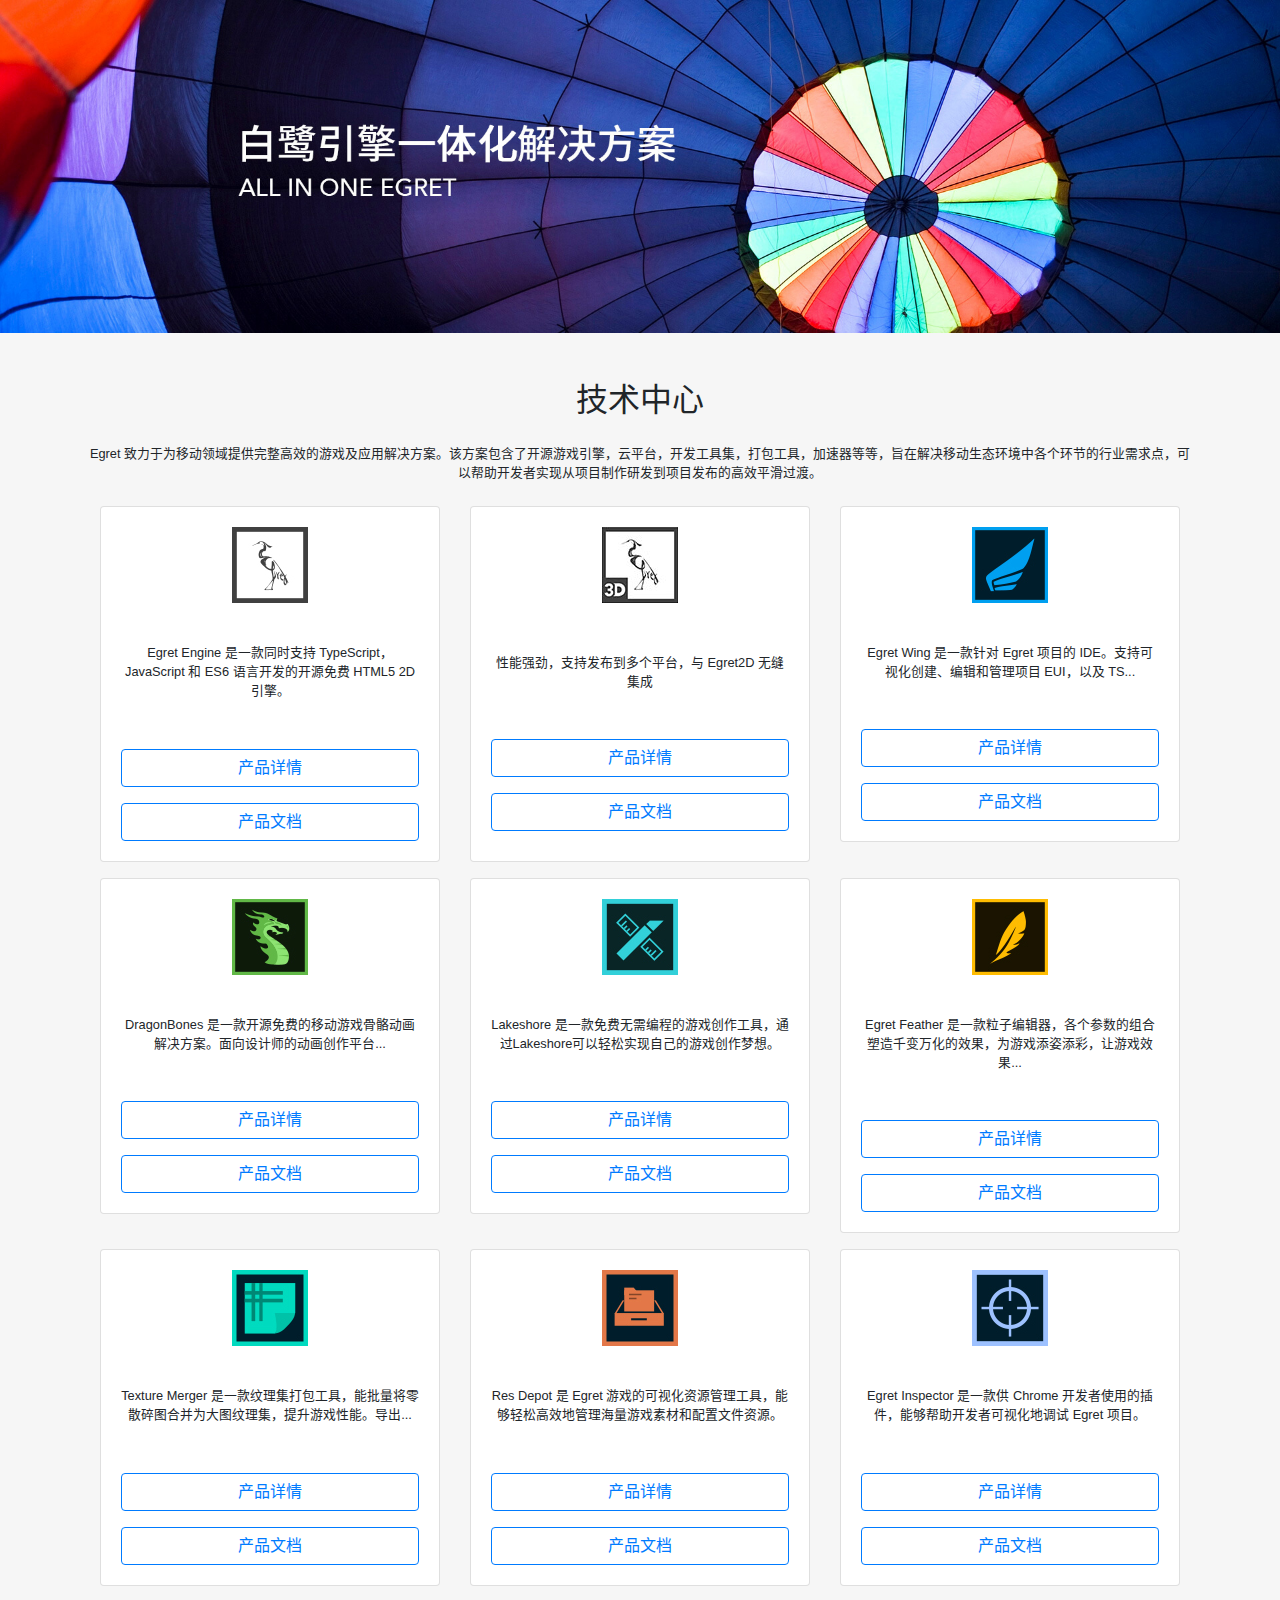
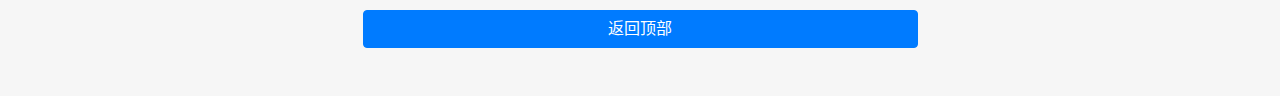
<file: technology.html>
<!DOCTYPE html>
<html lang="zh-CN">

<head>
  <meta charset="UTF-8">
  <meta name="viewport"
    content="width=device-width, initial-scale=1.0, maximum-scale=1.0, user-scalable=0,minimal-ui:ios">
  <meta http-equiv="X-UA-Compatible" content="ie=edge">
  <title>Document</title>
  <link rel="stylesheet" href="css/bootstrap.css">
  <script src="js/jquery.min.js"></script>
  <script src="js/popper.min.js"></script>
  <script src="js/bootstrap.min.js"></script>
  <link rel="stylesheet" href="css/comm.css">
  <link rel="stylesheet" href="css/header.css">
</head>
<body>
  <img class="w-100" src="image/jishu/products-banner.jpg" alt="">
  <div class="container-fluid">
    <div class="container mx-auto text-center">
      <h2 class="mt-5 mb-4">技术中心</h2>
      <p class="font_small mb-4">Egret
        致力于为移动领域提供完整高效的游戏及应用解决方案。该方案包含了开源游戏引擎，云平台，开发工具集，打包工具，加速器等等，旨在解决移动生态环境中各个环节的行业需求点，可以帮助开发者实现从项目制作研发到项目发布的高效平滑过渡。
      </p>
      <div class="row mx-0">
        <div class="col-lg-4 col-sm-6">
          <div class="card h-100">
            <div class="card-body"><img src="image/jishu/1.jpg" alt=""></div>
            <div class="card-body">
              <p class="font_small">Egret Engine 是一款同时支持 TypeScript，JavaScript 和 ES6 语言开发的开源免费 HTML5 2D 引擎。</p>
              <a class="mt-lg-5 mt-md-5 mt-sm-0 d-block btn btn-outline-primary" href="">产品详情</a>
              <a class="mt-3 d-block btn btn-outline-primary" href="">产品文档</a>
            </div>
          </div>
        </div>
        <div class="col-lg-4 col-sm-6">
          <div class="card h-100">
            <div class="card-body"><img src="image/jishu/2.jpg" alt=""></div>
            <div class="card-body">
              <p class="font_small">性能强劲，支持发布到多个平台，与 Egret2D 无缝集成</p>
              <a class="mt-lg-5 mt-md-5 mt-sm-0 d-block btn btn-outline-primary" href="">产品详情</a>
              <a class="mt-3 d-block btn btn-outline-primary" href="">产品文档</a>
            </div>
          </div>
        </div>
        <div class="col-lg-4 col-sm-6 ">
          <div class="card mt-sm-3 mt-lg-0">
            <div class="card-body"><img src="image/jishu/3.jpg" alt=""></div>
            <div class="card-body">
              <p class="font_small">Egret Wing 是一款针对 Egret 项目的 IDE。支持可视化创建、编辑和管理项目 EUI，以及 TS...</p>
              <a class="mt-lg-5 mt-md-5 mt-sm-0 d-block btn btn-outline-primary" href="">产品详情</a>
              <a class="mt-3 d-block btn btn-outline-primary" href="">产品文档</a>
            </div>
          </div>
        </div>
        <div class="col-lg-4 col-sm-6 ">
          <div class="card mt-3">
            <div class="card-body"><img src="image/jishu/4.jpg" alt=""></div>
            <div class="card-body">
              <p class="font_small">DragonBones 是一款开源免费的移动游戏骨骼动画解决方案。面向设计师的动画创作平台...</p>
              <a class="mt-lg-5 mt-md-5 mt-sm-0 d-block btn btn-outline-primary" href="">产品详情</a>
              <a class="mt-3 d-block btn btn-outline-primary" href="">产品文档</a>
            </div>
          </div>
        </div>
         <div class="col-lg-4 col-sm-6 ">
           <div class="card mt-3">
             <div class="card-body"><img src="image/jishu/5.jpg" alt=""></div>
             <div class="card-body">
               <p class="font_small">Lakeshore 是一款免费无需编程的游戏创作工具，通过Lakeshore可以轻松实现自己的游戏创作梦想。</p>
               <a class="mt-lg-5 mt-md-5 mt-sm-0 d-block btn btn-outline-primary" href="">产品详情</a>
               <a class="mt-3 d-block btn btn-outline-primary" href="">产品文档</a>
             </div>
           </div>
         </div>
         <div class="col-lg-4 col-sm-6 ">
           <div class="card mt-3">
             <div class="card-body"><img src="image/jishu/6.jpg" alt=""></div>
             <div class="card-body">
               <p class="font_small">Egret Feather 是一款粒子编辑器，各个参数的组合塑造千变万化的效果，为游戏添姿添彩，让游戏效果...</p>
               <a class="mt-lg-5 mt-md-5 mt-sm-0 d-block btn btn-outline-primary" href="">产品详情</a>
               <a class="mt-3 d-block btn btn-outline-primary" href="">产品文档</a>
             </div>
           </div>
         </div>
         <div class="col-lg-4 col-sm-6 ">
           <div class="card mt-3">
             <div class="card-body"><img src="image/jishu/7.jpg" alt=""></div>
             <div class="card-body">
               <p class="font_small">Texture Merger 是一款纹理集打包工具，能批量将零散碎图合并为大图纹理集，提升游戏性能。导出...</p>
               <a class="mt-lg-5 mt-md-5 mt-sm-0 d-block btn btn-outline-primary" href="">产品详情</a>
               <a class="mt-3 d-block btn btn-outline-primary" href="">产品文档</a>
             </div>
           </div>
         </div>
         <div class="col-lg-4 col-sm-6 ">
           <div class="card mt-3">
             <div class="card-body"><img src="image/jishu/8.jpg" alt=""></div>
             <div class="card-body">
               <p class="font_small">Res Depot 是 Egret 游戏的可视化资源管理工具，能够轻松高效地管理海量游戏素材和配置文件资源。</p>
               <a class="mt-lg-5 mt-md-5 mt-sm-0 d-block btn btn-outline-primary" href="">产品详情</a>
               <a class="mt-3 d-block btn btn-outline-primary" href="">产品文档</a>
             </div>
           </div>
         </div>
         <div class="col-lg-4 col-sm-6 ">
           <div class="card mt-3">
             <div class="card-body"><img src="image/jishu/9.jpg" alt=""></div>
             <div class="card-body">
               <p class="font_small">Egret Inspector 是一款供 Chrome 开发者使用的插件，能够帮助开发者可视化地调试 Egret 项目。</p>
               <a class="mt-lg-5 mt-md-5 mt-sm-0 d-block btn btn-outline-primary" href="">产品详情</a>
               <a class="mt-3 d-block btn btn-outline-primary" href="">产品文档</a>
             </div>
           </div>
         </div>
      </div>
      <div>
        <a class="mt-4 mb-5 d-block btn w-50 mx-auto btn-primary" href="#">返回顶部</a>
      </div>
    </div>
  </div>
</body>
</html>
</file>
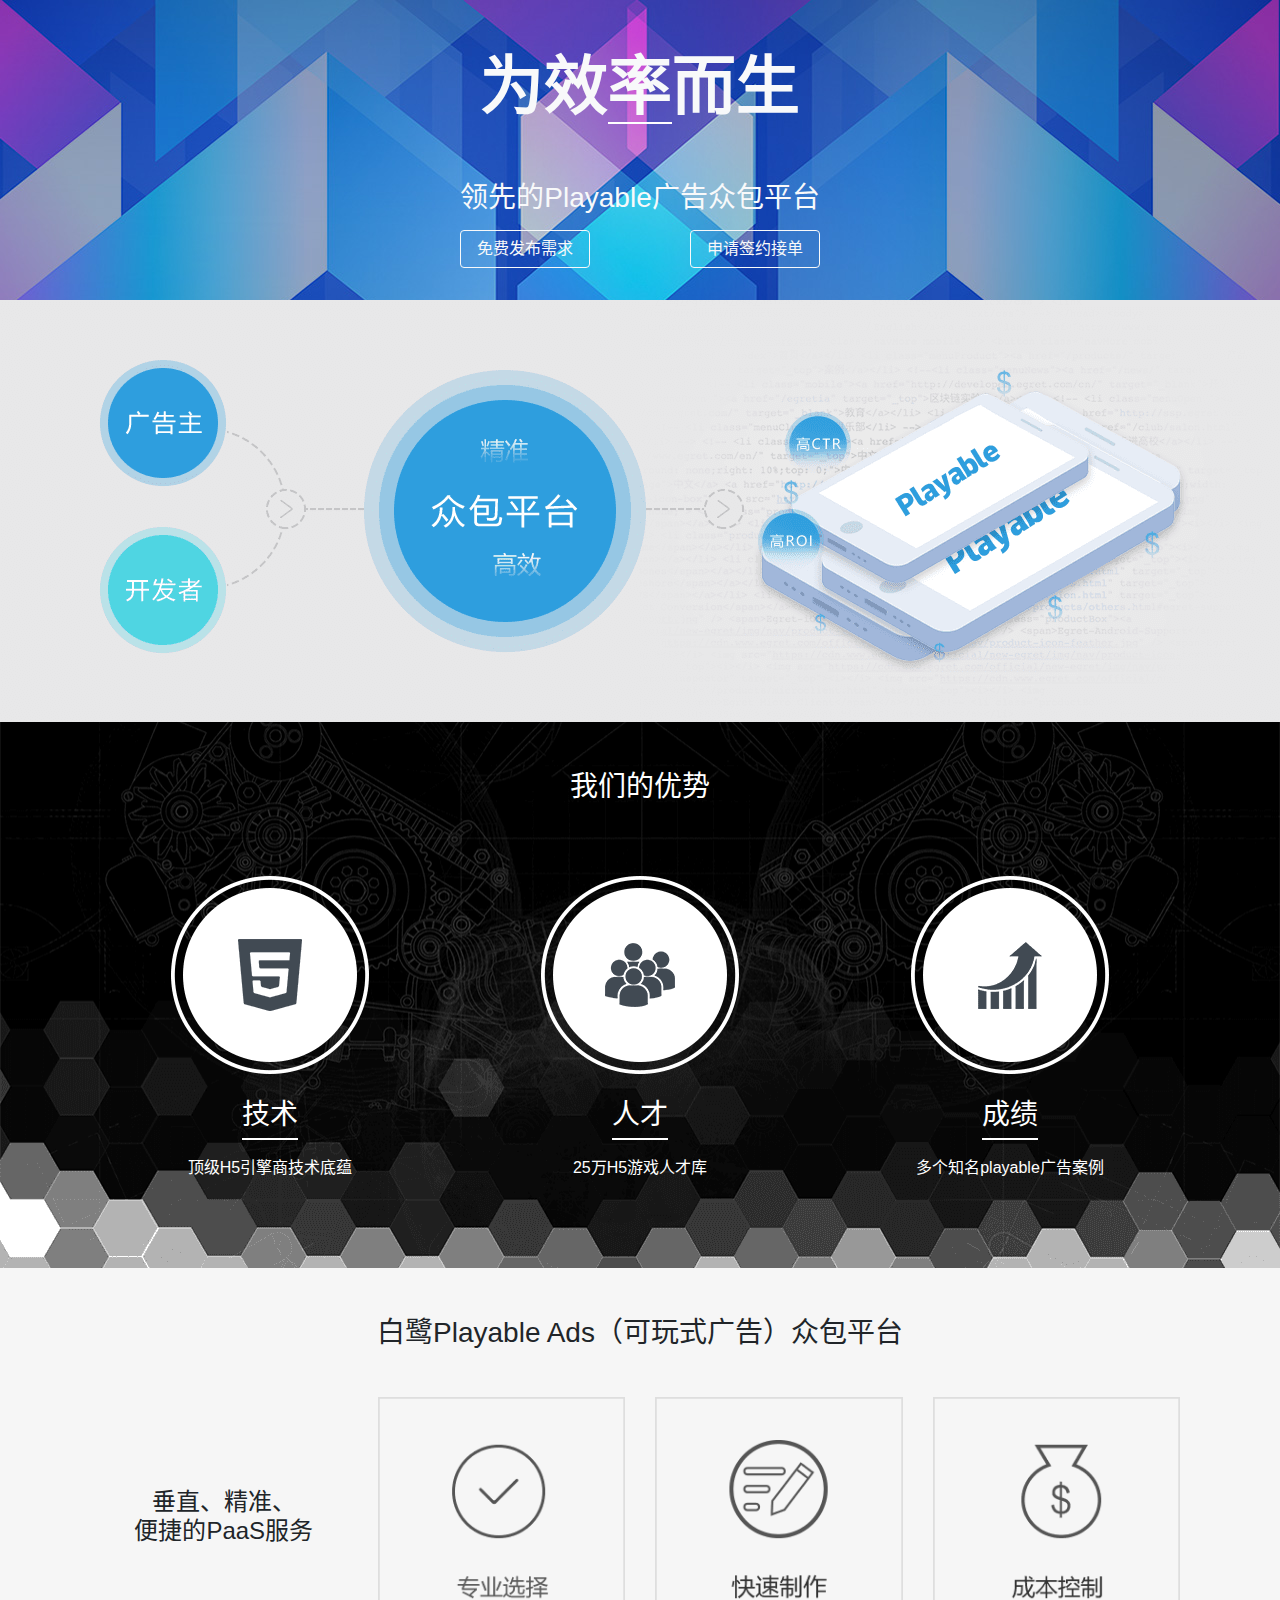
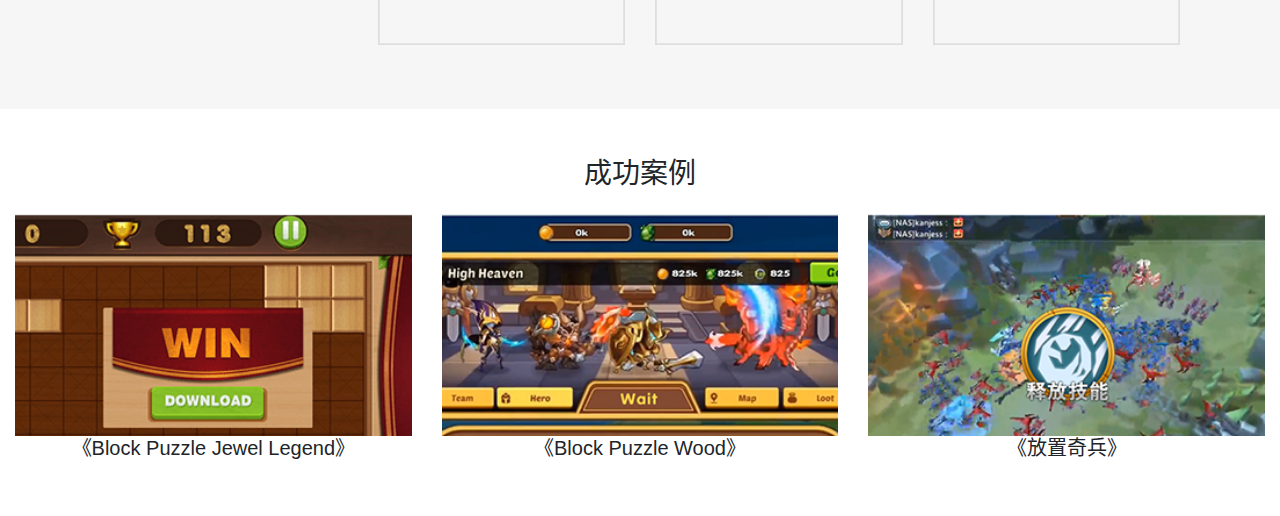
<file: zongbao.html>
<!DOCTYPE html>
<html lang="zh-CN">
  <head>
    <meta charset="UTF-8" />
    <meta
      name="viewport"
      content="width=device-width, initial-scale=1.0, maximum-scale=1.0, user-scalable=0,minimal-ui:ios"
    />
    <meta http-equiv="X-UA-Compatible" content="ie=edge" />
    <title>Document</title>
    <link rel="stylesheet" href="css/bootstrap.css" />
    <script src="js/jquery.min.js"></script>
    <script src="js/popper.min.js"></script>
    <script src="js/bootstrap.min.js"></script>
    <link rel="stylesheet" href="css/comm.css" />
    <link rel="stylesheet" href="css/zongbao.css" />
  </head>

  <body>
    <div class="container-fluid px-0">
      <div class="text-center bg_zongb text-light">
        <h1 class="font-weight-bold py-md-5 py-sm-3">
          为效<span class="border-bottom">率</span>而生
        </h1>
        <h3>领先的Playable广告众包平台</h3>
        <div class="pb-md-3 pb-sm-4 mt-3 ">
          <a class="btn btn-outline-light mr-5 px-3" href="">免费发布需求</a>
          <a class="btn btn-outline-light ml-5 px-3" href="">申请签约接单</a>
        </div>
        <img class="w-100 mt-3" src="image/zongbao/1.png" alt="" />
      </div>
      <div class="text-center bg2 text-white py-5">
        <h3 class="mb-5">我们的优势</h3>
        <div class="container row py-4 mx-auto">
          <div class="col-md-4 col-sm-12">
            <img src="image/zongbao/technology.png" alt="" />
            <h3 class="mt-4"><span class="border-bottom pb-2">技术</span></h3>
            <p class="mt-4">顶级H5引擎商技术底蕴</p>
          </div>
          <div class="col-md-4 col-sm-12">
            <img src="image/zongbao/talents.png" alt="" />
            <h3 class="mt-4"><span class="border-bottom pb-2">人才</span></h3>
            <p class="mt-4">25万H5游戏人才库</p>
          </div>
          <div class="col-md-4 col-sm-12">
            <img src="image/zongbao/grade.png" alt="" />
            <h3 class="mt-4"><span class="border-bottom pb-2">成绩</span></h3>
            <p class="mt-4">多个知名playable广告案例</p>
          </div>
        </div>
      </div>
      <div class="container mx-auto py-5 text-center">
        <h3 class="mb-5">白鹭Playable Ads（可玩式广告）众包平台</h3>
        <div class="row mx-0 align-items-center mb-3">
          <h4 class="col-md-3 col-sm-12">垂直、精准、<br>便捷的PaaS服务</h4>
          <div class="col-md-3 col-sm-12">
              <img class="bianse w-100 zbmk4" src="image/zongbao/zyxz.png" alt="">
          </div>
          <div class="col-md-3 col-sm-12">
              <img class="bianse w-100 zbmk4" src="image/zongbao/kszz.png" alt="">
          </div>
          <div class="col-md-3 col-sm-12">
              <img class="bianse w-100 zbmk4" src="image/zongbao/cbkz.png" alt="">
          </div>
        </div>
      </div>
      <div class="container-fluid bg-white text-center py-5">
        <h3 class="mb-4">成功案例</h3>
        <div class="row">
          <div class="col-md-4 col-sm-12">
            <img class="w-100 zbmk4" src="image/zongbao/case2.png" alt="">
            <h5 class="mb-2">《Block Puzzle Jewel Legend》</h5>
          </div>
          <div class="col-md-4 col-sm-12">
            <img class="w-100 zbmk4" src="image/zongbao/case3.png" alt="">
            <h5 class="mb-2">《Block Puzzle Wood》</h5>
          </div>
          <div class="col-md-4 col-sm-12">
            <img class="w-100 zbmk4" src="image/zongbao/case4.png" alt="">
            <h5 class="mb-2">《放置奇兵》</h5>
          </div>
        </div>
      </div>
    </div>
    <script>
      var img1 = document.getElementsByTagName("img")[1];
      var img2 = document.getElementsByTagName("img")[2];
      var img3 = document.getElementsByTagName("img")[3];
      function getimg(img,url) {
        return function(){
          img.src=url;
        }
      };
     img1.onmouseover=getimg(img1,"image/zongbao/technology1.png");
     img1.onmouseout=getimg(img1,"image/zongbao/technology.png");
     img2.onmouseover=getimg(img2,"image/zongbao/talents1.png");
     img2.onmouseout=getimg(img2,"image/zongbao/talents.png");
     img3.onmouseover=getimg(img3,"image/zongbao/grade1.png");
     img3.onmouseout=getimg(img3,"image/zongbao/grade.png");
    </script>
  </body>
</html>
</file>
<file: css/comm.css>
*{
  margin:0;padding: 0;
}
a{
  text-decoration: none;
}
a:hover{
  text-decoration: none;
}
ul{list-style: none;}
body {
  background: #f6f6f6
}
.font_small{
  font-size: 0.8rem;
}
</file>
<file: css/index.css>
.bg_black{
  background: #000;
}
.logo_w{
  width: 126px;
}
@media screen and (min-width:992px){
  .log {
    display: inline-block;
    border: 1px solid #fff;
    border-radius: 3px;
  }
  .border-right{
    border-color:#f5f5f5;
  }
}
@media screen and (min-width:768px) and (max-width:991px) {
  .log {
    display: inline;
  }
  .border-right{
    border:none !important;
  }
}
@media screen and (max-width:767px) {
  .log {
    display: inline;
  }
  .border-right{
    border:none !important;
  }
}
.carousel-indicators li {
  width: 0.6rem;
  height: 0.6rem;
  background-color: #fff;
  margin-left: 1.5rem;
  margin-right: 1.5rem;
  border-radius: 50%;
}

.carousel-indicators .active {
  background-color: #0aa1ed;
  width: 1.6rem;
  height: 0.6rem;
  border-radius: 0.6rem;
  transition: 1s;
}
.carousel-control-prev,
.carousel-control-next {
  width: 4%;
  height: 20%;
  background-color: rgba(0,0,0,0.9);
  border-radius: 0.5rem;
  top: 40%;
}
.pen_wg{
  width: 1.5rem;
}
.pen_wg2{
  width: 3rem;
}
.eye{
  width:1.2rem;
}
@media screen and (max-width:767px) {
  .h1 {
    font-size: 2rem;
  }
  .h4{
    font-size: 1.1rem;
  }
}
.card_shadow {
  box-shadow: 0px 0px 0px #000;
}
.card_shadow:hover{
  box-shadow: 0px 0px 6px #000;
}
.h_100{
  height: 100%;
}
@media screen and (max-width:767px) {
  .carousel-indicators li {
    width: 0.4rem;
    height: 0.4rem;
    background-color: #fff;
    margin-left: 0.8rem;
    margin-right: 0.8rem;
    border-radius: 50%;
  }

  .carousel-indicators .active {
    background-color: #0aa1ed;
    width: 1.2rem;
    height: 0.4rem;
    border-radius: 0.6rem;
    transition: 1s;
  }
  .carousel-control-prev,
  .carousel-control-next {
    width: 6%;
    height: 25%;
    background-color: rgba(0, 0, 0, 0.9);
    border-radius: 0.5rem;
    top: 40%;
  }
}
.big{
  transform: scale(1);
  transition: 1s;
}
.big:hover{
  transform: scale(1.03);
}
.retie_bg{
  background: linear-gradient(186deg,rgba(0,174,255,1) 0%,rgba(57,120,255,1) 100%);
}
.border-bottom{
  border-color: rgba(0,174,255,1);
}
.parnar_bg{
  background: #f1f1f3;
}
.img_r{
  position: relative;
}
.img_a{
  position: absolute;
  top:0;
  left: 0;
  width: 100%;
  height: 0%;
}
.img_r:hover>.img_a{
  height: 100%;
}
</file>
<file: css/education.css>
.button_top{
  border-radius:0;
}
.height{
  height: 324px;
}
.posi_ab{
  position: absolute;
  top: 0;
  left: 0;
  z-index: 10;
}
.float-left{
  z-index: 100;
}
</file>
<file: css/footer.css>
@media screen and (min-width:992px) {
  .border-right {
    border-color: #f5f5f5;
  }
}

@media screen and (min-width:768px) and (max-width:991px) {
  .border-right {
    border: none !important;
  }
}

@media screen and (max-width:767px) {
  .border-right {
    border: none !important;
  }
}
</file>
<file: css/header.css>
.bg_black {
  background: #000;
}
.logo_w {
  width: 126px;
}
@media screen and (min-width:992px) {
  .log {
    display: inline-block;
    border: 1px solid #fff;
    border-radius: 3px;
  }
}

@media screen and (min-width:768px) and (max-width:991px) {
  .log {
    display: inline;
  }
}

@media screen and (max-width:767px) {
  .log {
    display: inline;
  }
}
</file>
<file: css/jjfa.css>
@media screen and (min-width:992px){
  .bg_t{
    background: linear-gradient(-135deg, #1a0b5c 0%, #7e3eff 100%)
  }
}
@media screen and (max-width:991px) and (min-width:768px){
  .bg_t{
    background: linear-gradient(0deg, #1a0b5c 0%, #7e3eff 100%)
  }
}
@media screen and (max-width:767px){
  .bg_t{
    background: linear-gradient(0deg, #1a0b5c 0%, #7e3eff 100%)
  }
  .d-sm-none{
    display: none;
  }
}
.bg_jr{
  background: url(../image/jjfa/M3_bg1.jpg);
  background-repeat: no-repeat;
  background-size: 100%;
  height: 37rem;
}
</file>
<file: css/login.css>
@media screen and (min-width:992px) {
  .input_w{
    width:35%;
  }
}

@media screen and (min-width:768px) and (max-width:991px) {
  .input_w {
    width: 50%;
  }
}

@media screen and (max-width:767px) {
  .input_w {
    width: 75%;
  }
}
.input_border {
  border: 1px solid #ccc;
  border-radius: 0.3rem;
}
.input1 {
  background-color: #fff;
  background-image: url(../image/login_07.png);
  background-repeat: no-repeat;
  background-position: 0.8rem 1.1rem;
}

.input2 {
  background-color: #fff;
  background-image: url(../image/login_08.png);
  background-repeat: no-repeat;
  background-position: 0.8rem 1.1rem;
}
.input3 {
  background-color: #fff;
  background-image: url(../image/login_06.png);
  background-repeat: no-repeat;
  background-position: 0.8rem 1.1rem;
}
.input4 {
  background-color: #fff;
  background-image: url(../image/login_09.png);
  background-repeat: no-repeat;
  background-position: 0.8rem 1.1rem;
}
.input5 {
  background-color: #fff;
  background-image: url(../image/login_10.png);
  background-repeat: no-repeat;
  background-position: -0.2rem 0rem;
}
.yc{
  display: none;
}
.yc_fail,.yc_input ,.yc_succ{
  display: block;
  padding-left: 20px;
  background-repeat:no-repeat;
  background-position:left center;
  background-size: 1rem;
  text-align: left;
}
.yc_input{
  background-image:url("../image/login/login_12.png");
}
.yc_fail{
  background-image:url("../image/login/login_11.png");
}
.yc_succ{
  background-image:url("../image/login/login_05.png");
}
</file>
<file: css/zongbao.css>
.border-bottom{
  border-bottom: 2px solid #fff !important;
}
.bg_zongb{
  background: url(../image/zongbao/banner_bg.jpg) no-repeat;
  background-size: 100%;
}
.font-weight-bold{
  font-size: 4rem;
}
.bg2{
  background-image: url(../image/zongbao/advantage_bg.png);
  background-position: center bottom;
  background-color: black;
  background-size: 100%;
  background-repeat: no-repeat;
}
.bianse:hover{
  background: #0aaeed;
}
@media screen and (max-width:767px){
  .zbmk4{
    width: 60% !important;
    margin-bottom: 1rem;
  }
}
</file>
